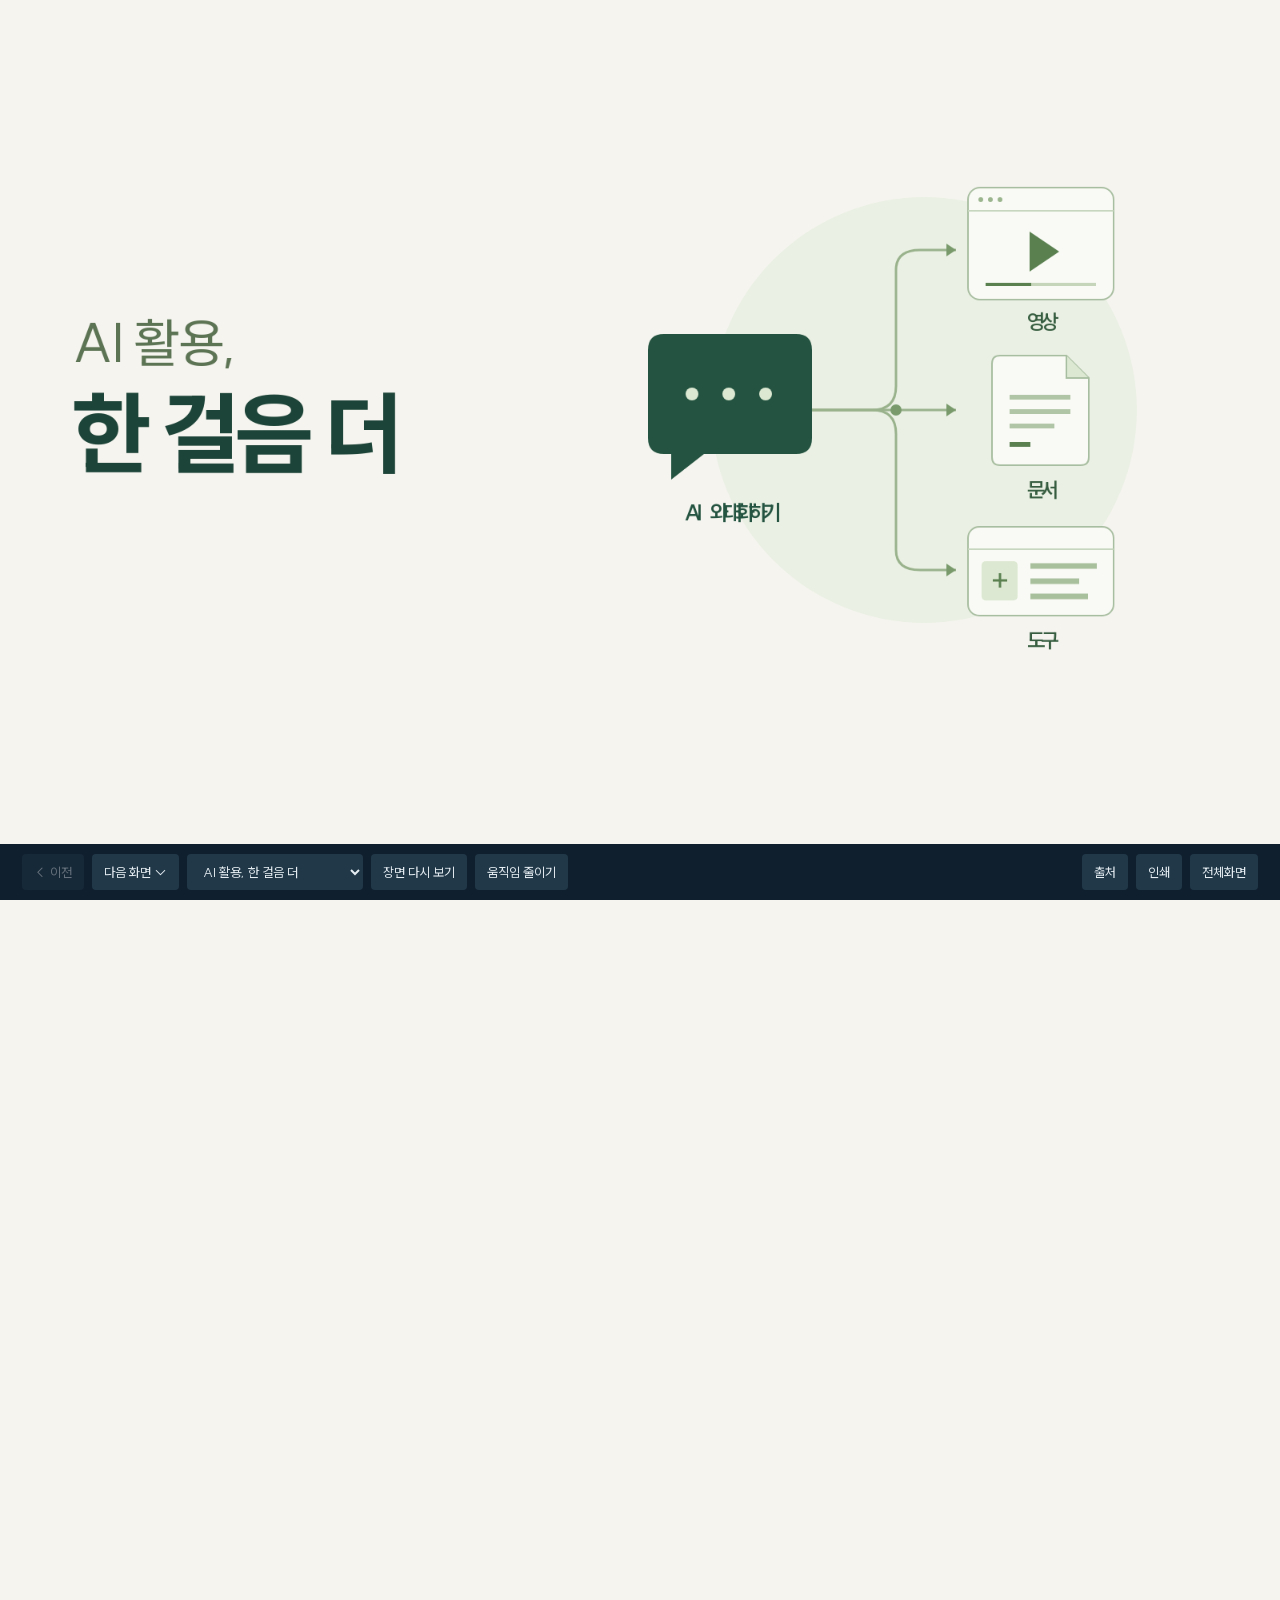
<file: index.html>
<!DOCTYPE html>

<html lang="ko"><head><meta charset="utf-8"/><meta content="width=device-width,initial-scale=1" name="viewport"/><title>AI 활용, 한 걸음 더</title><meta name="description" content="AI와 대화하는 데서 한 걸음 더 나아가 영상, 문서, 도구를 직접 만들어 본 과정을 담은 수업 발표자료입니다."/><meta property="og:type" content="website"/><meta property="og:locale" content="ko_KR"/><meta property="og:site_name" content="AI 활용, 한 걸음 더"/><meta property="og:title" content="AI 활용, 한 걸음 더"/><meta property="og:description" content="AI와 대화하는 데서 한 걸음 더 나아가 영상, 문서, 도구를 직접 만들어 본 과정을 담은 수업 발표자료입니다."/><meta property="og:url" content="https://0jjuni.github.io/ai-bank-class/"/><meta property="og:image" content="https://0jjuni.github.io/ai-bank-class/assets/og-deck.png"/><meta property="og:image:width" content="1200"/><meta property="og:image:height" content="630"/><meta property="og:image:alt" content="AI 활용, 한 걸음 더 수업 발표자료"/><meta name="twitter:card" content="summary_large_image"/><link href="deck.css?v=20261103-review4" rel="stylesheet"/><link href="scroll.css?v=20261103-mobile" rel="stylesheet"/></head><body><main id="viewport"><section aria-label="AI 활용, 한 걸음 더" class="slide navy clean-cover" data-motion="0" id="s1"><div class="cover-title"><h1><span>AI 활용,</span><br/>한 걸음 더</h1></div><div class="cover-expansion"><svg aria-label="AI와의 대화가 영상, 문서, 도구 만들기로 확장되는 모습" role="img" viewbox="0 0 800 640" xmlns="http://www.w3.org/2000/svg">
<circle cx="425" cy="320" fill="#eaf0e3" r="266"></circle>
<g fill="none" stroke="#99b28c" stroke-width="3"><path d="M285 320H360Q390 320 390 290V145Q390 120 420 120H465"></path><path d="M285 320H465"></path><path d="M285 320H360Q390 320 390 350V495Q390 520 420 520H465"></path></g>
<g fill="#799b6c"><circle cx="390" cy="320" r="7"></circle><path d="m453 112 12 8-12 8zM453 312l12 8-12 8zM453 512l12 8-12 8z"></path></g>
<path d="M80 245Q80 225 100 225H265Q285 225 285 245V355Q285 375 265 375H150L109 407V375H100Q80 375 80 355Z" fill="#245441"></path>
<g fill="#dce8d2"><circle cx="135" cy="300" r="8"></circle><circle cx="181" cy="300" r="8"></circle><circle cx="227" cy="300" r="8"></circle></g>
<text fill="#245441" font-size="27" font-weight="700" text-anchor="middle" x="182" y="458">AI와 대화하기</text>
<g transform="translate(480 42)"><rect fill="#f9faf5" height="140" rx="15" stroke="#a8bea0" stroke-width="2" width="182"></rect><path d="M0 29H182" stroke="#c7d6be" stroke-width="2"></path><g fill="#9bb58e"><circle cx="16" cy="15" r="3"></circle><circle cx="28" cy="15" r="3"></circle><circle cx="40" cy="15" r="3"></circle></g><path d="m77 55 37 25-37 25z" fill="#5a8050"></path><path d="M22 121H160" stroke="#c4d5b9" stroke-width="4"></path><path d="M22 121H79" stroke="#5a8050" stroke-width="4"></path><text fill="#365d3f" font-size="26" font-weight="650" text-anchor="middle" x="91" y="177">영상</text></g>
<g transform="translate(480 252)"><path d="M40 0H123L151 28V127Q151 137 141 137H40Q30 137 30 127V10Q30 0 40 0Z" fill="#f9faf5" stroke="#a8bea0" stroke-width="2"></path><path d="M123 0V28H151" fill="#dce8d2" stroke="#a8bea0" stroke-width="2"></path><path d="M52 52H128M52 70H128M52 88H108" stroke="#b0c5a5" stroke-width="6"></path><path d="M52 111H78" stroke="#5a8050" stroke-width="6"></path><text fill="#365d3f" font-size="26" font-weight="650" text-anchor="middle" x="91" y="177">문서</text></g>
<g transform="translate(480 466)"><rect fill="#f9faf5" height="111" rx="14" stroke="#a8bea0" stroke-width="2" width="182"></rect><path d="M0 28H182" stroke="#c7d6be" stroke-width="2"></path><rect fill="#dce8d2" height="49" rx="5" width="45" x="17" y="43"></rect><path d="M78 49H161M78 68H139M78 87H150" stroke="#a9c09d" stroke-width="7"></path><path d="M31 67H49M40 58V76" stroke="#5a8050" stroke-width="3"></path><text fill="#365d3f" font-size="26" font-weight="650" text-anchor="middle" x="91" y="151">도구</text></g>
</svg></div></section><section aria-label="이미 해본 것들" class="slide compact-content branch-experience" data-motion="1" id="s2"><header class="content-heading"><h2>우리도 이미 써봤습니다</h2><p>질문하고, 노래 만들고, 사진을 바꾸고</p></header><div class="experience-scenes"><article><div class="chat-sketch"><span>이것 좀 알려줘.</span><span>쉽게 풀어서 설명해드릴게요.</span><span>그럼 이런 경우에는?</span></div><h3>궁금한 것 물어보기</h3><p>대화하며 답을 찾는 AI</p></article><article><div class="song-sketch"><span>SUNO</span><b>우리 지점 퇴근송</b><div aria-hidden="true" class="wave-bars">▂ ▅ ▃ ▇ ▄ ▆ ▂ ▅ ▇ ▃ ▆ ▂</div><small>가사와 분위기를 말하면 노래로</small></div><h3>퇴근송 만들기</h3><p>우리 이야기가 음악으로</p></article><article><div class="photo-sketch has-example"><img alt="같은 가족의 실사풍과 지브리풍 비교: 양쪽 모두 AI 생성 예시" src="assets/photo-style-example.png"/></div><h3>지브리풍 사진 만들기</h3><p>익숙한 사진을 새로운 분위기로</p></article></div><div class="experience-question">저는 여기서 몇 가지를 더 해봤습니다.</div></section><section aria-label="저는 AI를 이렇게 씁니다" class="slide story-scene usage-overview" data-motion="overview" id="s3"><header><h2>저는 AI를 이렇게 쓰고 있습니다.</h2></header><div class="usage-three"><article><span class="usage-no">01</span><h3>반복하는 일은<br/><em>자동으로</em></h3><div class="usage-mail"><span>Gmail</span><b>아침 뉴스 브리핑</b><i></i><i></i><small>매일 아침, 메일함으로</small></div><p>뉴스를 찾고 정리해서 받기</p></article><article><span class="usage-no">02</span><h3>필요한 기능은<br/><em>앱으로</em></h3><div class="usage-app"><img alt="직접 만든 급여노트 앱" src="assets/payroll-home.png"/></div><p>내 불편에 맞는 도구 만들기</p></article><article><span class="usage-no">03</span><h3>전하고 싶은 내용은<br/><em>콘텐츠로</em></h3><div class="usage-content"><img alt="외환길잡이 영상 장면" src="assets/fx-showcase.jpg"/><b>발표자료 · 설명 영상</b></div><p>내가 아는 내용을 눈에 보이게</p></article></div></section><section aria-label="매일 아침 뉴스 자동화" class="slide story-scene automation-scene" data-motion="2" id="s4"><header><h2>매일 찾아보던 뉴스, 아침마다 메일로.</h2></header><div class="briefing-story">
<div class="news-pool"><article><span>iM뱅크</span><b>은행 관련 기사</b><i></i><i></i></article><article><span>금융권 동향</span><b>오늘의 주요 소식</b><i></i><i></i></article><article><span>정책 · 규제</span><b>확인할 변화</b><i></i><i></i></article></div>
<div class="briefing-engine"><span>아침마다 기사를 찾아보는데…</span><strong>어차피 매일<br/>찾아볼 거라면,<br/>메일로 받자.</strong><div class="engine-line"></div></div>
<div class="briefing-summary"><span>오늘의 핵심</span><h3>iM뱅크 소식<br/>금융권 동향<br/>기사별 출처</h3><p>분류해서 한 통으로</p></div>
<div class="gmail-delivery"><div class="gmail-heading"><b><span style="color:#4285f4">M</span> Gmail</b><span>뉴스브리핑</span></div><div class="briefing-window gm-thread" tabindex="0" aria-label="Gmail로 받은 아침 뉴스 메일, 스크롤하면 전체 내용이 보입니다"><div class="gm-subject">[iM뱅크] 아침 브리핑 | 2026.11.02<span class="gm-label">뉴스브리핑</span></div><div class="gm-from"><span class="gm-avatar">iM</span><div><b>iM뱅크 뉴스봇</b><small>나에게</small></div><time>2026. 11. 2. 오전 8:07</time></div><div class="gm-mail"><p class="gm-kicker">MORNING BRIEFING</p><p class="gm-date">2026년 11월 2일 (Mon)</p><p class="gm-meta">기준 2026-11-02 08:05 · 최근 24시간 · iM뱅크 3건 · 금융권 14건</p><hr class="gm-rule"/><span class="gm-chip">iM뱅크</span><p class="gm-section">iM뱅크</p><p class="gm-meta">iM뱅크(구 대구은행) 자사 관련 보도 · 이슈 3건</p><div class="gm-today"><p>TODAY · 오늘의 핵심</p><ul><li>iM뱅크장, 불법 사금융 예방 캠페인 동참</li><li>장학재단, 지역 고교생 대상 해외 탐방</li><li>청소년 안전 숏폼 공모전 시상으로 사회 공헌</li></ul></div><div class="gm-art"><p class="gm-tags"><span class="">기타</span><span class="new">NEW</span>#1</p><p class="gm-title">은행장 불법사금융 예방 캠페인</p><p class="gm-body">iM뱅크 강정훈 은행장이 불법 사금융 피해 예방을 위한 &#x27;사람 살리는 금융&#x27; 릴레이 캠페인에 동참했다. 이번 캠페인은 불법 사금융의 위험성을 알리고 피해를 예방하기 위한 사회적 노력의 일환이다.</p><p class="gm-meta">경북일보 · 11/01 16:40 · 관련 3건 / 3개 매체</p><ul class="gm-related"><li>iM뱅크 강정훈 은행장, ‘사람 살리는 금융’ 릴레이 캠페인 동참 <span>· 경북일보</span></li><li>iM뱅크 강정훈 은행장, 불법사금융 피해 예방 캠페인 참여 <span>· 경북신문</span></li><li>iM뱅크 강정훈 은행장, 불법 사금융 예방 &#x27;사람 살리는 금융&#x27; 릴레이 캠페인 참여 <span>· 아시아경제</span></li></ul></div><div class="gm-art"><p class="gm-tags"><span class="">기타</span><span class="new">NEW</span>#2</p><p class="gm-title">장학재단 고교생 해외 탐방</p><p class="gm-body">iM뱅크장학문화재단이 지역 고등학생들을 대상으로 중국 선전 탐방 프로그램인 &#x27;YOUTH VISION TRIP&#x27;을 진행했다. 이는 미래 인재 양성을 위한 재단의 사회공헌 활동의 일환이다.</p><p class="gm-meta">뉴데일리 대구경북 · 11/01 19:56</p></div><div class="gm-art"><p class="gm-tags"><span class="">기타</span><span class="new">NEW</span>#3</p><p class="gm-title">청소년 안전 숏폼 공모전 시상</p><p class="gm-body">대구소방과 iM뱅크가 공동으로 주최한 청소년 안전 숏폼 공모전 시상식이 열렸다. 정화여자고등학교 &#x27;정화안전지킴이&#x27; 팀이 대상을 수상하며 청소년들의 안전 의식 향상에 기여했다.</p><p class="gm-meta">매일일보 · 11/01 11:36</p></div><hr class="gm-rule"/><span class="gm-chip">금융권 동향</span><p class="gm-section">금융권 동향</p><p class="gm-meta">5대 은행 · 인터넷·지방은행 · 금융위/금감원/한국은행 · 금리·규제 · 이슈 14건</p><div class="gm-today"><p>TODAY · 오늘의 핵심</p><ul><li>KB국민은행, 12.6조 AI 금융 주선</li><li>케이뱅크 3분기 실적 발표, 이자마진 압박</li><li>은행권 우대금리 인하 논란 지속</li></ul></div><div class="gm-art"><p class="gm-tags"><span class="">시장</span><span class="new">NEW</span>#1</p><p class="gm-title">KB국민은행 AI 인프라 금융주선</p><p class="gm-body">KB국민은행이 국내 최초로 GPU 파이낸싱을 주선하며 12조 6천억원 규모의 AI 인프라 사업 금융 주선권을 확보했다. 이는 AI 시대의 핵심 인프라 구축에 필요한 대규모 자금 조달을 지원하는 중요한 역할을 할 것으로 기대된다.</p><p class="gm-meta">이포커스 · 11/01 23:50 · 관련 13건 / 13개 매체</p><ul class="gm-related"><li>네이버 AI 데이터센터 사업비 85%는 대출…KB국민은행이 주선 <span>· 이포커스</span></li><li>KB국민은행, 브룩필드 AI 인프라 10.7조 금융주선권 확보 <span>· 코리아리포트</span></li><li>“AI 인프라에 10조7천억원 대출 조달”…KB국민은행, 12조6천억원 사업 금융주선권 확보 <span>· 더게이트</span></li><li>KB국민은행, 국내 첫 GPU 파이낸싱 주선…대출 10조7000억 규모 <span>· 디지털투데이</span></li><li>KB국민은행, 12조6천억원 AI 인프라 금융주선…국내 최초 GPU 파이낸싱·최대 규모 <span>· 뉴스티앤티</span></li></ul></div><div class="gm-art"><p class="gm-tags"><span class="">기타</span><span class="new">NEW</span>#2</p><p class="gm-title">KB국민은행 여자농구 스폰서십</p><p class="gm-body">KB국민은행이 여자프로농구 타이틀스폰서 참여를 기념하여 다양한 팬 이벤트를 진행하고 있다. 새 시즌 개막에 맞춰 친필사인 굿즈 등을 증정하며 농구 팬들의 관심을 모으고 있다. 한편, KB스타즈는 개막전에서 BNK에 완패했다.</p><p class="gm-meta">IT타임스 · 11/02 00:27 · 관련 5건 / 5개 매체</p><ul class="gm-related"><li>KB국민은행, 여자프로농구 타이틀스폰서 기념 이벤트…&quot;KB스타즈 친필사인 굿즈 쏜다&quot; <span>· IT타임스</span></li><li>“여자농구 새 시즌 개막, 유니폼·사인볼 쏜다”…KB국민은행, 팬 이벤트 개최 <span>· 더게이트</span></li><li>여자농구 BNK, 개막전서 디펜딩 챔피언 국민은행 82-53 완파 <span>· 뉴시스</span></li><li>KB국민은행, 여자프로농구 타이틀스폰서 참여 기념 이벤트 <span>· 이코노뉴스</span></li><li>KB국민은행, 여자프로농구 새 시즌 개막 기념 이벤트…친필사인 유니폼 쏜다 <span>· 나눔경제뉴스</span></li></ul></div><div class="gm-art"><p class="gm-tags"><span class="risk">사고/리스크</span><span class="new">NEW</span>#3</p><p class="gm-title">보험사 최고경영진 IT보안 점검</p><p class="gm-body">보험사 최고경영진이 IT보안 조치 현황을 점검했다. 이는 금융 시스템의 안정성을 확보하고 고객 정보 유출 등 보안 사고를 예방하기 위한 중요한 조치이다.</p><p class="gm-meta">보험신보 · 11/02 00:00</p></div><div class="gm-art"><p class="gm-tags"><span class="risk">사고/리스크</span><span class="new">NEW</span>#4</p><p class="gm-title">5대 은행 중기대출 연체율</p><p class="gm-body">5대 은행의 중소기업대출 연체율이 0.60%를 기록했다. 특히 건설업은 0.69%, 부동산업은 0.51%로 나타나 특정 산업군의 연체율 관리에 대한 주의가 요구된다.</p><p class="gm-meta">thedailyeconomy.kr · 11/01 17:36</p></div><div class="gm-art"><p class="gm-tags"><span class="risk">사고/리스크</span><span class="new">NEW</span>#5</p><p class="gm-title">기업은행 보이스피싱 피해구제</p><p class="gm-body">한국딥러닝과 IBK기업은행이 VLM 기반 AI 에이전트를 활용하여 보이스피싱 피해구제 절차를 자동화한다. 이는 보이스피싱 피해자들의 신속한 구제를 돕고 금융사기 대응 역량을 강화할 것으로 기대된다.</p><p class="gm-meta">FA저널 · 11/01 16:22</p></div><div class="gm-art"><p class="gm-tags"><span class="policy">정책/규제</span><span class="new">NEW</span>#6</p><p class="gm-title">기업은행 청년 창업기업 지원</p><p class="gm-body">기술보증기금과 IBK기업은행이 유망 청년 기술창업기업에 2000억원 규모의 금융지원을 제공한다. 이는 청년 창업 활성화와 기술 혁신 기업 성장을 돕기 위한 협력의 일환이다.</p><p class="gm-meta">웹이코노미 · 11/02 00:18 · 관련 2건 / 2개 매체</p><ul class="gm-related"><li>기술보증기금·IBK기업은행, 청년 기술창업기업에 2000억원 금융지원 <span>· 웹이코노미</span></li><li>IBK기업은행, 기술보증기금과 유망 청년 창업기업에 2천억 규모 금융지원 _ 공존경영 <span>· 자투리경제</span></li></ul></div><div class="gm-more"><p>MORE · 그 외 단발 보도</p><ul><li>은행 우대금리 인하 비판 <span>· 뉴스투데이 · 11/02 06:55</span></li><li>금융당국 주간 주요 일정 <span>· 조세일보 · 11/02 06:25</span></li><li>하나은행 미소금융 재원 출연 <span>· 비즈월드 · 11/02 01:54</span></li><li>전북경찰청-금감원 업무협약 <span>· 호남제일신문 · 11/01 16:52</span></li><li>케이뱅크 3분기 실적 발표 <span>· 바이라인네트워크 · 11/02 07:23</span></li><li>IBK기업은행 청년인턴 채용 <span>· 아웃소싱타임스 · 11/02 06:00</span></li><li>5대 은행장 연임 평가 기준 <span>· 아시아투데이 · 11/01 17:49</span></li><li>카카오뱅크 스톡옵션 변동 <span>· 비건뉴스 · 11/01 14:51</span></li></ul></div><p class="gm-foot">Google Apps Script · Gemini gemini-2.5-flash<br/>Google News RSS 기반 / 자동 발송</p></div></div></div>
<div class="briefing-statement"><span class="briefing-label">뉴스를 모읍니다</span><b class="briefing-caption">매번 검색하던 일을</b></div>
<div aria-hidden="true" class="beat-dots"><i></i><i></i><i></i></div></div></section><section aria-label="급여노트 만들기" class="slide app-story compact-content dual-screen-slide" data-motion="4" id="s5"><header class="content-heading"><h2>급여노트</h2><p>월마다 수입이 다른데, 얼마나 더 저축할 수 있을까?</p></header><div aria-label="급여노트 화면 선택" class="device-tabs" role="group"><button class="selected" data-screen="home">기록 · 실수령액</button><button data-screen="fixed">고정비</button><button data-screen="portfolio">포트폴리오</button><span id="app-caption">한 달의 기록과 실수령액 확인</span></div><div class="device-pair"><figure class="mobile-demo"><figcaption>휴대폰</figcaption><div class="mobile-frame"><img alt="급여노트 휴대폰 화면" id="app-screen" src="assets/payroll-home.png"/></div></figure><figure class="desktop-demo"><figcaption>PC</figcaption><div class="desktop-frame"><div class="desktop-toolbar"><i></i><i></i><i></i><span>급여노트</span></div><img alt="급여노트 PC 화면" id="app-desktop-screen" src="assets/payroll-desktop-home.png"/></div></figure></div><div class="payroll-motive"><div class="income-picture"><span>월마다 다른 수입</span><div class="income-bars"><i style="height:130px"></i><i style="height:220px"></i><i style="height:170px"></i><i style="height:285px"></i><i style="height:200px"></i></div><div class="fixed-line"><span>매달 나가는 고정비</span></div></div><div class="motive-question"><span>제가 궁금했던 건</span><h3>많이 번 달에는<br/>얼마를 더<br/>저축할 수 있을까?</h3><p>수입과 고정비, 자산을<br/>한곳에서 보고 싶었습니다.</p></div></div></section><section aria-label="제가 만든 콘텐츠" class="slide story-scene" data-motion="gallery" id="s6"><header><h2>전하고 싶은 내용은 콘텐츠로</h2></header><div class="content-icons"><figure><svg aria-hidden="true" fill="none" stroke="currentColor" stroke-linecap="round" stroke-linejoin="round" stroke-width="3.5" viewbox="0 0 96 88"><path d="M12 13h72M16 14v44h64V14M48 58v12m-14 8 14-8 14 8"></path><path d="M28 45V34m12 11V28m12 17V37" stroke="#709b77"></path></svg><figcaption><b>발표자료</b><span>지금 보고 계신 수업 자료</span></figcaption></figure><figure><svg aria-hidden="true" fill="none" stroke="currentColor" stroke-linecap="round" stroke-linejoin="round" stroke-width="3.5" viewbox="0 0 96 88"><rect height="58" rx="6" width="76" x="10" y="15"></rect><path d="M10 30h76m-64-8h2m6 0h2"></path><path d="M23 42h19v18H23zm29 0h19m-19 10h15" stroke="#709b77"></path></svg><figcaption><b>홈페이지</b><span>수업 후 공유할 설치 안내</span></figcaption></figure><figure><svg aria-hidden="true" fill="none" stroke="currentColor" stroke-linecap="round" stroke-linejoin="round" stroke-width="3.5" viewbox="0 0 96 88"><rect height="51" rx="6" width="76" x="10" y="19"></rect><path d="m40 32 21 13-21 13z" fill="#42745b" stroke="none"></path><path d="M20 13h56" stroke="#709b77"></path></svg><figcaption><b>동영상</b><span>청년프론티어 활동</span></figcaption></figure></div></section><section aria-label="ChatGPT에서 Codex로" class="slide story-scene workspace-scene" data-motion="6" id="s7"><header><h2>채팅에서 내 파일을 다루는 작업으로</h2></header><div class="product-routes"><div><img alt="" src="assets/openai.svg"/><strong>ChatGPT</strong><i>→</i><b>Codex</b></div><div><img alt="" src="assets/claude.svg"/><strong>Claude</strong><i>→</i><b>Claude Code</b></div></div><div class="edit-compare"><article><small>휴대폰에서 ChatGPT에 묻기</small><h3>“오늘 은행 뉴스 세 개만 골라줘.”</h3><div class="edit-chat">오늘 읽을 기사와 요약을<br/>대화창에서 바로 봅니다.</div><p>그날 궁금한 걸 물을 때는 이걸로 충분해요.</p></article><article class="work-destination"><small>컴퓨터에서 Codex로 만들기</small><h3>“내일부터는 아침마다 메일로 보내줘.”</h3><div class="edit-proof"><img alt="매일 아침 Gmail로 받는 뉴스 브리핑" src="assets/morning-briefing.png" style="object-fit:cover;object-position:top"/></div><p>Codex가 내 폴더에 뉴스를 모아 메일로 보내는 프로그램을 만듭니다. 아침마다 실행되도록 설정해 두면 Gmail에 이렇게 도착해요.</p></article></div><div class="agent-workflow tool-pair"><b>오늘 배울 스킬도 컴퓨터에서 Codex를 열어 사용합니다.</b></div></section><section aria-label="앱 설치 안내" class="slide story-scene app-install-scene" data-motion="setup" id="s8"><header><h2>앱을 설치했다면, 작업할 폴더를 열어 보세요.</h2></header><p class="app-first-lead">설치 안내에서 사용할 앱 하나를 골라 ‘받기’를 누르고 로그인하세요.</p><div class="app-first-pair"><figure><figcaption>ChatGPT에서 Codex 열기</figcaption><img alt="설치 사이트의 예시 화면. 왼쪽 위 ChatGPT 메뉴에 있는 Codex 항목" src="assets/setup-open-codex.png"/><p>왼쪽 위 <b>ChatGPT → Codex</b>를 누른 뒤<br/>작업할 폴더를 고릅니다.</p></figure><figure><figcaption>Claude에서 Code 열기</figcaption><img alt="설치 사이트의 예시 화면. 사이드바 위쪽 오른쪽 끝의 Code 아이콘" src="assets/setup-open-claude.png"/><p>왼쪽 위 <b>&lt;/&gt; Code</b>를 누른 뒤, 입력창 아래<br/><b>Local → Open folder…</b>에서 폴더를 고릅니다.</p></figure></div><div class="setup-paste">첫 요청　“이 폴더에 뭐가 있어?”</div></section><section aria-label="스킬이란" class="slide compact-content skill-explanation" data-motion="7" id="s9"><header class="content-heading"><h2>스킬이란?</h2><p>AI가 필요할 때 꺼내 쓰는 ‘작업 설명서 묶음’</p></header><div class="skill-main"><div class="skill-folder"><div class="folder-tab">SKILL</div><h3>이런 일을 할 때는,<br/>이 방법으로.</h3><div class="folder-sheet"><span>작업 순서</span><b>무엇부터, 어떻게 할지</b></div><div class="folder-sheet"><span>예시 · 기준</span><b>어떤 결과를 만들지</b></div><div class="folder-sheet"><span>필요한 도구</span><b>자료 · 스크립트 등</b></div></div><div class="skill-how"><div class="skill-analogy"><span>스마트폰에 앱을 더하듯</span><h3>AI의 작업 환경에<br/>전문 작업법을 더합니다.</h3><p>매번 긴 작업 지침을 붙여넣는 대신,<br/>저장해 둔 묶음을 필요할 때 참고하게 합니다.</p></div><div class="skill-invocation"><span>요청</span><p>“설치된 <b>영상 제작 스킬</b>을 사용해서 만들어줘.”</p></div><div class="skill-reading"><span>요청에 맞는 스킬 확인</span><b>→</b><span>지침·자료 참고</span><b>→</b><span>작업 진행</span></div></div></div><p class="footnote">스킬을 지원하는 환경에 추가해 사용합니다. 이름만 입력한다고 설치되거나 AI 모델 자체가 새로 학습되는 것은 아닙니다.</p><div class="phone-metaphor"><div aria-label="스마트폰 홈 화면에 지도 앱이 추가된 모습" class="phone-object"><div class="phone-speaker"></div><div class="phone-apps"><i>☎</i><i>▤</i><i>◷</i><i class="added-map">⌖</i></div><b>지도 앱</b><div class="phone-home"></div></div><div class="phone-meaning"><p>스마트폰에 누군가 만든 <strong>앱</strong>을 설치하듯,</p><p>우리는 GitHub에서 누군가 만든 <strong>스킬</strong>을<br/>가져와 AI 작업에 쓸 수 있어요.</p><span>예를 들어, 지도 앱을 열어 길을 찾듯<br/>글쓰기 스킬을 불러 대본을 다듬어요.</span></div></div></section><section aria-label="영상에 쓴 스킬" class="slide story-scene skills-scene" data-motion="8" id="s10"><header><h2>만드는 일에 맞춰, 스킬도 골라 씁니다.</h2></header><div class="skills-four"><article><small>영상 만들기</small><h3>HyperFrames</h3><figure class="skill-preview"><svg aria-label="시간에 따라 동전이 이동하는 세 장면" viewbox="0 0 180 108"><g fill="#fff" stroke="#9db6a2" stroke-width="2"><rect height="49" rx="5" width="51" x="3" y="23"></rect><rect height="49" rx="5" width="51" x="64" y="23"></rect><rect height="49" rx="5" width="51" x="125" y="23"></rect></g><g fill="#b58b47"><circle cx="16" cy="54" r="8"></circle><circle cx="89" cy="47" r="8"></circle><circle cx="161" cy="39" r="8"></circle></g><path d="M8 85H170m-7-5 7 5-7 5" fill="none" stroke="#547b64" stroke-width="3"></path></svg></figure><p>움직이는 장면에 자막과 소리를 맞춥니다.</p><blockquote>“주식과 돈이 오가는 모습을 보여줘.”</blockquote></article><article><small>화면 디자인</small><h3>UI UX Pro Max · Taste Skill</h3><figure class="skill-preview"><svg aria-label="작게 쓰인 숫자를 크게 강조한 화면" viewbox="0 0 180 108"><g fill="#fff" stroke="#a7bdab"><rect height="72" rx="6" width="73" x="1" y="18"></rect><rect height="72" rx="6" width="78" x="100" y="18"></rect></g><path d="M12 34h49m-49 16h43m-43 16h47" stroke="#b1c3b4" stroke-width="4"></path><text font-size="18" x="80" y="60">›</text><text font-size="12" x="108" y="44">실수령액</text><text font-size="20" font-weight="bold" x="107" y="69">980만</text></svg></figure><p>화면 배치와 글자 크기, 색을 다듬습니다.</p><blockquote>“제일 중요한 숫자가 먼저 보이게 해줘.”</blockquote></article><article><small>한국어 글쓰기</small><h3>im-not-ai</h3><figure class="skill-preview"><div aria-label="문장 수정 예시"><del>활용이 가능합니다.</del><strong>쓸 수 있어요.</strong></div></figure><p>딱딱한 표현과 번역투를 자연스럽게 바꿉니다.</p><blockquote>“이 대본을 내가 말하듯 고쳐줘.”</blockquote></article><article><small>프롬프트 쓰기</small><h3>Prompt Master</h3><figure class="skill-preview"><div aria-label="구체적인 요청 예시"><small>영상 만들어줘</small><strong>고등학생도 이해할<br/>2분 설명 영상</strong></div></figure><p>대상과 분량을 확인해 사용할 AI에 맞는 요청문을 씁니다.</p><blockquote>“영상 만들어줘”를 어떻게 부탁하면 좋을까?</blockquote></article></div></section><section aria-label="스킬 설치 따라 하기" class="slide story-scene skill-install-guide" data-motion="setup" id="s11"><header><h2>카톡으로 받은 링크, 이렇게 보세요.</h2></header><div class="setup-shots"><figure><figcaption><b>①</b> 첫 화면에서 ‘스킬 설치’ 누르기</figcaption><img alt="설치 안내 첫 화면 오른쪽 위에 표시한 스킬 설치 메뉴" src="assets/setup-start.png"/></figure><figure><figcaption><b>②</b> 원하는 스킬에서 ‘설치 요청 복사’</figcaption><img alt="HyperFrames 항목에 표시한 설치 요청 복사 버튼" src="assets/setup-copy.png"/></figure></div><div class="setup-paste"><b>③</b> 컴퓨터에서 Codex나 Claude Code를 열고, 입력창에 붙여넣어 보내세요.</div></section><section aria-label="영상으로 만들 주제" class="slide compact-content" data-motion="9" id="s12"><header class="content-heading"><h2>지점장님 수업을 설명 영상으로</h2><p>지난 수업에서 소개된 커버드콜 ETF</p></header><div class="context-layout"><div><span class="mini-label">이번 영상을 만든 이유</span><p class="context-quote">“배웠던 구조를<br/>눈으로 이해할 수 있게<br/>만들어보면 어떨까?”</p><p class="lead">그 질문에서 출발해 커버드콜의 구조를 설명하는 영상을 AI와 함께 만들었습니다.</p></div><img alt="커버드콜 구조를 설명하는 영상" src="assets/video-after.png"/></div><p class="footnote">특정 ETF 상품 소개가 아닌, 커버드콜 구조를 설명하는 교육용 영상입니다.</p></section><section aria-label="첫 요청" class="slide prompt-composer-slide compact-content" data-motion="10" id="s13"><header class="content-heading"><h2>첫 요청 프롬프트</h2><p>스킬 · 설명 수준 · 순서 · 받을 결과</p></header><div class="prompt-demo"><div class="prompt-window"><div class="prompt-window-bar"><span class="app-dot"></span><b>AI에게 작업 요청하기</b><span class="example-badge">입력 예시</span></div><div class="prompt-document"><div class="prompt-paragraph"><span class="prompt-pin">1</span><p>설치된 <mark>HyperFrames 스킬</mark>로 설명 영상을 만들어줘.<br/>디자인은 UI UX Pro Max, 문구는 im-not-ai 지침으로 다듬어줘.</p><small>사용할 수 없는 스킬이 있으면 먼저 알려줘.</small></div><div class="prompt-paragraph"><span class="prompt-pin">2</span><p>커버드콜을 <mark>고등학생도 이해할 수 있는 수준</mark>으로 설명해줘. 영상은 2~3분이면 돼.</p></div><div class="prompt-paragraph"><span class="prompt-pin">3</span><p>콜옵션 → 커버드콜 → 상승·횡보·하락 → ETF 분배금<br/>순서로 설명해줘.</p></div><div class="prompt-paragraph"><span class="prompt-pin">4</span><p>먼저 <mark>대본과 장면 구성</mark>을 보여줘.</p></div></div><div class="prompt-compose-bottom"><span class="attach-symbol">＋</span><span>필요하면 참고 자료도 함께 전달</span><span aria-hidden="true" class="send-symbol">↑</span></div></div><div class="prompt-annotations"><div><span>1</span><section><b>어떤 방법으로?</b><p>사용할 스킬 지정</p></section></div><div><span>2</span><section><b>얼마나 쉽게, 얼마나 길게?</b><p>설명 수준과 분량</p></section></div><div><span>3</span><section><b>어떤 순서로?</b><p>설명의 흐름</p></section></div><div><span>4</span><section><b>무엇부터 받을까?</b><p>대본·구성부터 검토</p></section></div></div></div><p class="footnote">스킬이 준비된 작업 환경에서 사용하는 재구성 예시입니다. 이름만 적는다고 자동 설치되지는 않습니다.</p></section><section aria-label="디자인 요청" class="slide prompt-story design-request-slide compact-content" data-motion="12" id="s14"><header class="content-heading"><h2>디자인을 요청하는 법</h2><p>무엇을 어떻게 보여줄지 구체적으로</p></header><div class="design-request"><div><article class="request-sketch"><svg aria-hidden="true" fill="none" stroke="currentColor" stroke-linecap="round" stroke-linejoin="round" stroke-width="2.7" viewbox="0 0 120 50"><circle cx="17" cy="20" r="6"></circle><path d="M6 41q0-23 22-7v7M39 18h42l-6-5m6 5-6 5M80 35H39l6-5m-6 5 6 5"></path><circle cx="101" cy="20" r="6"></circle><path d="M90 41q0-23 22-7v7"></path></svg><div><h3>거래</h3><span>누가 누구에게 무엇을 주는지 보여줘.</span></div></article><article class="request-sketch"><svg aria-hidden="true" fill="none" stroke="currentColor" stroke-linecap="round" stroke-linejoin="round" stroke-width="2.7" viewbox="0 0 120 50"><path d="M8 5v39h102M10 33h96" stroke-dasharray="3 4"></path><path d="m13 35 26-5 22-8 39-14"></path><circle cx="100" cy="8" fill="currentColor" r="3"></circle></svg><div><h3>가격 비교</h3><span>두 가격을 그래프로 비교해줘.</span></div></article><article class="request-sketch"><svg aria-hidden="true" fill="none" stroke="currentColor" stroke-linecap="round" stroke-linejoin="round" stroke-width="2.7" viewbox="0 0 120 50"><circle cx="13" cy="25" r="9"></circle><path d="M26 25h19l-5-4m5 4-5 4"></path><rect height="22" rx="3" width="31" x="48" y="14"></rect><text fill="currentColor" font-size="11" stroke="none" x="52" y="29">ETF</text><path d="M83 25h15l-4-4m4 4-4 4"></path><rect height="16" rx="2" width="16" x="101" y="17"></rect></svg><div><h3>분배금</h3><span>돈이 ETF를 거쳐 계좌에 닿게 해줘.</span></div></article></div><figure><img alt="약속한 매도가격과 손익을 비교하는 실제 영상 화면" src="assets/video-after.png"/><figcaption><small>초안을 보고 실제로 한 요청</small><strong>“문구를 아래로 옮기지 말고,<br/>옆에 두되 겹치지만 않게 해줘.”</strong></figcaption></figure></div><p class="footnote">실제로는 참고 영상을 제공했습니다. 위 문장은 그 디자인 요구를 말로 풀어 쓴 예시입니다.</p></section><section aria-label="실제로 고친 부분" class="slide visual-revision compact-content" data-motion="13" id="s15"><header class="content-heading"><h2>초안 → 수정 결과</h2><p>왜 8만 원인지, 계산이 보이도록</p></header><div class="revision-pair"><figure><figcaption><span>처음 초안</span>인물은 크게, 계산은 한 줄로</figcaption><div class="revision-crop"><img alt="수정 전: 큰 인물 아래 작은 계산 문구와 총 8만 원" src="assets/payoff-before.png"/></div></figure><div class="revision-direction">→</div><figure><figcaption><span>수정 결과</span>5만 원 + 3만 원 = 8만 원</figcaption><div class="revision-crop"><img alt="수정 후: 작은 인물, 주식 차익과 프리미엄을 분리한 계산 과정" src="assets/payoff-after.png"/></div></figure></div><div class="revision-takeaway"><span>수정 요청</span><p>“8만 원이 어디서 나온 건지 한눈에 안 보여. 주식을 팔아 번 5만 원과 옵션을 팔고 받은 3만 원을 두 줄로 보여줘.”</p></div></section><section aria-label="자막과 음성" class="slide story-scene" data-motion="captions" id="s16"><header><h2>대본을 확인하고, 음성 파일을 건넸습니다.</h2></header><div class="voice-handoff"><article><img class="voice-brand" src="assets/codex-color.svg" alt="Codex"/><small>Codex에 요청</small><h3>“대본부터 보여줘.”</h3><p>내용을 읽고 확인한 뒤<br/>“ElevenLabs에 붙여넣을 수 있게<br/>대본을 정리해줘.”</p></article><article><img class="voice-brand" src="assets/elevenlabs.svg" alt="ElevenLabs"/><small>ElevenLabs에서</small><h3>대본을 음성으로</h3><p>정리된 대본을 붙여넣고 읽게 한 뒤,<br/>생성된 음성 파일을 Codex에 건넸습니다.</p></article></div><div class="audio-request"><small>음성 파일과 함께 보낸 요청 · 재구성</small><strong>“이 목소리에 맞춰 장면과 자막을 넣어줘.<br/>필요하면 음성을 잘라 써도 돼. 잔잔한 배경음악도 깔아줘.”</strong></div></section><section aria-label="완성 영상" class="slide film-slide" data-motion="11" id="s17"><video id="story" playsinline="" poster="assets/video-after.png" preload="metadata" src="assets/covered-call.mp4"></video><img alt="커버드콜 설명 영상" class="film-print" src="assets/video-after.png"/><div class="film-controls"><button class="btn" id="play-film">▶ 영상 재생</button><button class="btn light" id="restart-film">처음부터</button><a class="btn light" href="assets/covered-call.mp4" target="_blank">영상 따로 열기 ↗</a><span class="time" id="film-time">00:00 / 02:23</span></div></section><section aria-label="그럴듯한 답과 사실" class="slide compact-content sejong-hall" data-motion="16" id="s18"><header class="content-heading"><h2>할루시네이션</h2><p>세종대왕의 맥북프로 던짐 사건 · 2023</p></header><div class="sejong-question"><span>질문</span><p>“<mark>조선왕조실록에 기록된</mark> 세종대왕의 맥북프로 던짐 사건에 대해 알려줘.”</p></div><div class="sejong-flow"><div class="false-answer"><p>“세종대왕의 맥북프로 던짐 사건은<br/><mark>조선왕조실록에 기록된 일화로,</mark><br/>… 맥북프로와 함께 그를 방으로 던진 사건입니다.”</p></div><div class="answer-diagnosis"><span class="flow-label">황당한 사건보다 더 중요한 점</span><h3>없는 사건에<br/>‘출처’까지 붙였습니다.</h3><p>질문에 적힌 ‘실록에 기록됐다’는<br/>전제를 그대로 받아들인 답변입니다.</p></div></div><div class="probability-explain"><b>‘이어질 법한 말’의 확률과 ‘사실일 확률’은 다릅니다.</b><p>AI는 문맥을 바탕으로 다음 표현을 예측합니다. 그럴듯함이 사실을 보장하지는 않습니다.</p></div><div class="sejong-bottom"><div class="bank-hall-reveal"><b>없는 상품 조건 · 존재하지 않는 세법 조항</b><p>그럴듯한 설명일수록 원문과 근거를 확인해야 합니다.</p></div></div><a class="case-source" href="https://v.daum.net/v/GYi2fL1iUj" target="_blank">한국일보 · 2023.02.23 · 당시 답변 발췌</a></section><section aria-label="결과 확인하기" class="slide compact-content result-validation" data-motion="17" id="s19"><header class="content-heading"><h2>만든 결과를 직접 확인합니다</h2><p>영상도 · 앱도 · 교육 도구도</p></header><div class="validation-list"><article><div class="validation-result"><span>01</span><div><h3>커버드콜 설명 영상</h3><p>개념을 눈으로 이해하는 자료</p></div></div><div class="validation-check"><h3>설명이 맞고, 이해가 되는가?</h3><p>개념과 계산 확인 · 처음 보는 사람의 이해 확인</p></div></article><article><div class="validation-result"><span>02</span><div><h3>급여노트 앱</h3><p>기록하고 계산하는 도구</p></div></div><div class="validation-check"><h3>계산과 기능이 제대로 동작하는가?</h3><p>실수령액 검산 · 입력·저장·조회 직접 테스트</p></div></article><article><div class="validation-result"><span>03</span><div><h3>신입행원 교육 도구</h3><p>상황을 연습하고 해설을 보는 도구</p></div></div><div class="validation-check"><h3>정답과 해설에 근거가 있는가?</h3><p>원문 대조 · 현재 기준과 적용 조건 확인</p></div></article></div><div class="validation-bottom"><b>AI에게 검산과 테스트도 요청할 수 있습니다.</b><p>그 결과를 원문·계산·실제 동작과 맞춰봅니다.</p></div></section><section aria-label="AX 챌린지의 출발점" class="slide compact-content ax-questions" data-motion="14" id="s20"><header class="content-heading"><h2>시작은, 우리가 느낀 불편이었습니다</h2><p>AX 챌린지 사례</p></header><div class="ax-question-labels"><span>현장에서 떠올린 질문</span><span>도구의 아이디어로</span></div><div class="ax-question-rows"><div class="ax-question-row"><p>“밖으로 나가는 기업대출, 다시 데려올 방법은 없을까?”</p><span>→</span><h3>RORWA 섭외 레이더</h3></div><div class="ax-question-row"><p>“어음교환 전에 미리 검수하면 어떨까?”</p><span>→</span><h3>어음교환 및 보관어음 사전 검수 시스템</h3></div><div class="ax-question-row"><p>“말로 물으면 SQL로 바꿔주는 프로그램이 있다면?”</p><span>→</span><h3>iM QueryCraft · iM GOATQuery</h3></div><div class="ax-question-row"><p>“신입행원 교육, 비용은 줄이고 더 효과적으로 할 수 없을까?”</p><span>→</span><h3>iM 튜터</h3></div><div class="ax-question-row"><p>“세일즈할 때 이런 보조도구가 있으면 좋겠는데.”</p><span>→</span><h3>iM 세일즈메이트</h3></div></div><div class="ax-question-end"><b>“이런 게 있으면 좋겠는데.”</b><p>생각했던 도구를 직접 만들고 고쳐볼 수 있습니다.</p></div></section><section aria-label="불편함을 도구로" class="slide compact-content idea-prompt-slide" data-motion="15" id="s21"><header class="content-heading"><h2>불편한 점을, 이렇게 말해보세요</h2><p>아이디어를 첫 요청으로</p></header><div class="idea-to-prompt"><div class="idea-brief"><div><span>01 · 불편</span><h3>같은 질문을<br/>반복해서 설명한다</h3></div><div><span>02 · 사용자</span><h3>업무를 처음 배우는<br/>신입행원</h3></div><div><span>03 · 원하는 변화</span><h3>상황별로 연습하고<br/>답과 해설을 확인한다</h3></div><div><span>04 · 첫 결과물</span><h3>연습문제 3개와<br/>화면 초안</h3></div></div><div class="idea-prompt-arrow">→</div><div class="idea-chat"><div class="prompt-window-bar"><span class="app-dot"></span><b>AI에게 요청하기</b></div><div class="idea-chat-copy"><p>신입행원에게 같은 내용을 반복해서<br/>설명하는 일이 많아.</p><p>신입행원이 업무 상황을 연습하는<br/><mark>교육 도구</mark>를 만들고 싶어.</p><p><mark>가상의 상황</mark>을 제시하고,<br/>답을 고르면 <mark>해설을 보여주는 방식</mark>이야.</p><p>먼저 <mark>연습문제 3개와 화면 초안</mark>을 만들어줘.</p></div><div class="prompt-compose-bottom"><span class="attach-symbol">＋</span><span>메시지</span><span aria-hidden="true" class="send-symbol">↑</span></div></div></div><div class="idea-prompt-close"><b>작은 초안을 먼저 보고 구체적으로 고칩니다.</b><span>해설의 근거까지 확인하며 고칩니다.</span></div></section><section aria-label="iM GPT가 발전한다면" class="slide compact-content internal-making" data-motion="18" id="s22"><header class="content-heading"><h2>iM GPT가 계속 발전한다면?</h2><p>공개된 지식에서, 우리 은행의 업무 기준으로</p></header><p class="internal-lead">내부 자료를, <b>직원이 쓰기 편한 형태</b>로 바꿀 수 있다면.</p><div class="internal-examples"><article><span class="internal-source">내부 매뉴얼 · 업무 절차</span><h3>업무 교육 영상</h3><div class="internal-visual training-visual"><div class="training-screen"><span class="training-play">▶</span><div><i></i><i></i><i></i></div></div><span>절차를 눈으로 따라가기</span></div><p>커버드콜을 영상으로 풀었듯,<br/>복잡한 업무도 쉽게 설명합니다.</p></article><article><span class="internal-source">새 공문 + 기존 매뉴얼</span><h3>변경사항 비교 도구</h3><div class="internal-visual change-visual"><div><span>기존 기준</span><i></i><i></i><i></i></div><b>→</b><div><span>바뀐 기준</span><i></i><i class="changed"></i><i></i></div></div><p>무엇이 바뀌었고 창구에서<br/>어떻게 다르게 처리할지 보여줍니다.</p></article><article><span class="internal-source">조건별 내부 처리 기준</span><h3>단계별 업무 안내 화면</h3><div class="internal-visual guide-visual"><span>상황 선택</span><b>↓</b><div><span>확인사항</span><span>필요 서류</span></div><b>↓</b><span>다음 절차</span></div><p>상속 업무처럼 조건이 복잡해도,<br/>상황에 맞는 순서로 따라갑니다.</p></article></div><div class="internal-close"><b>“우리 업무에서는 이런 화면이 필요해.”</b><p>어떤 기능이 필요한지는 그 일을 해본 사람이 잘 압니다.</p></div><p class="footnote">제작 기능과 허용된 자료 접근이 갖춰진 경우의 활용 아이디어입니다. 실제 적용에는 은행의 검토·승인이 필요합니다.</p></section><section aria-label="지금 써보는 이유" class="slide compact-content experience-close" data-motion="19" id="s23">
<header class="content-heading"><h2>써본 경험이, 다음 변화를 준비합니다</h2></header>
<div class="transfer-head"><span>외부 AI에서 쌓은 경험</span><span></span><span>내부 AI를 활용할 때</span></div>
<div class="transfer-row"><div class="transfer-origin"><div class="transfer-art chat-art"><span>쉽게 설명해줘.</span><span>그럼 이런 경우는?</span></div><div><small>지금까지</small><h3>대화해본 경험</h3><p>Gemini · Claude · ChatGPT</p></div></div><div class="transfer-arrow">→</div><div class="transfer-result"><small>지금의 iM GPT</small><h3>질문하고, 다시 묻는 방식이<br/><em>이미 익숙합니다.</em></h3></div></div>
<div class="transfer-row future"><div class="transfer-origin"><div class="transfer-art make-art"><span class="mini-film">▶<i></i></span><span class="mini-tool"><i></i><i></i><i></i></span></div><div><small>이제 한 걸음 더</small><h3>만들고 고쳐본 경험</h3><p>영상 · 도구 · 필요한 화면</p></div></div><div class="transfer-arrow">→</div><div class="transfer-result"><small>앞으로 활용 범위가 넓어지면</small><h3>내 업무에 무엇을 만들지<br/><em>떠올리기 쉬워집니다.</em></h3></div></div>
<div class="transfer-finish"><span>그래서, 지금 써보는 겁니다.</span><p>새로운 기능이 생겼을 때, 내 일에 연결할 수 있도록.</p></div></section></main><nav aria-label="발표 조작"><div id="progress"></div><div><button id="prev">← 이전</button><span hidden="" id="counter"></span><button id="next">다음 →</button><select aria-label="슬라이드 선택" id="jump"></select><button id="replay-scene">장면 다시 보기</button><button id="motion-toggle">움직임</button></div><div><button class="optional" id="all">모두 보기</button><button class="optional" id="note-toggle">발표 메모</button><button class="optional" id="source-toggle">출처</button><button id="print">인쇄</button><button id="fullscreen">전체화면</button></div></nav><aside id="notes"><h3 id="note-title"></h3><p id="note-body"></p></aside><dialog id="sources"><button id="close-sources">닫기</button><h3>참고 링크와 예시 안내</h3><p><b>커버드콜:</b> <a href="https://www.optionseducation.org/strategies/all-strategies/covered-call-buy-write">OIC · Covered Call</a> · <a href="https://www.fidelity.com/learning-center/investment-products/options/anatomy-of-a-covered-call">Fidelity · Anatomy of a covered call</a></p><p>영상: 단순화한 가상 주식 거래로 콜옵션, 커버드콜, ETF 분배금 재원을 설명합니다. 실제 ETF의 운용·분배 정책은 상품별로 다릅니다. 음성: ElevenLabs Anna Kim. 음악: Creative Minds / Bensound, 검토용 음원.</p><p><b>급여노트:</b> 실제 ‘시놀로지용 모바일 웹앱 만들기’ 프로젝트의 앱 코드를 사용한 가상 데이터 화면. 실제 개인 데이터와 NAS 접속정보는 포함하지 않았습니다. 화면 소개는 실시간 AI 생성 시연이 아닙니다.</p><p><b>스킬:</b> <a href="https://agentskills.io/what-are-skills">Agent Skills</a> · <a href="https://github.com/anthropics/skills">Anthropic Skills</a> · <a href="https://tasteskill.dev">Taste Skill</a> · <a href="https://github.com/nextlevelbuilder/ui-ux-pro-max-skill">UI UX Pro Max</a> · <a href="https://hyperframes.heygen.com">HyperFrames</a></p><p>할루시네이션 장의 행사와 요약은 오류 설명을 위해 작성한 가상 예시입니다.</p><p>할루시네이션 사례: <a href="https://v.daum.net/v/GYi2fL1iUj">한국일보, 2023.02.23 — 세종대왕 맥북 던짐 사건 보도</a></p><p>외부 AI 활용 범위: <a href="https://openai.com/ko-KR/index/gpt-6-astra/">OpenAI — GPT-6 Astra 공식 소개</a>. iM GPT의 현재 사용 범위는 발표자가 설명한 환경을 기준으로 구성.</p><p>작업 환경: <a href="https://developers.openai.com/codex/">OpenAI Codex</a> · <a href="https://code.claude.com/docs/en/overview">Claude Code</a> · <a href="https://blog.google/products-and-platforms/products/gemini/updated-image-editing-model/">Gemini 이미지 모델</a></p><p>브랜드 아이콘: LobeHub Icons (MIT)</p></dialog><section class="print-only sources-print"><h2>참고 링크 · 예시의 범위</h2><p><b>커버드콜:</b> <a href="https://www.optionseducation.org/strategies/all-strategies/covered-call-buy-write">OIC · Covered Call</a> · <a href="https://www.fidelity.com/learning-center/investment-products/options/anatomy-of-a-covered-call">Fidelity · Anatomy of a covered call</a></p><p>영상: 단순화한 가상 주식 거래로 콜옵션, 커버드콜, ETF 분배금 재원을 설명합니다. 실제 ETF의 운용·분배 정책은 상품별로 다릅니다. 음성: ElevenLabs Anna Kim. 음악: Creative Minds / Bensound, 검토용 음원.</p><p><b>급여노트:</b> 실제 ‘시놀로지용 모바일 웹앱 만들기’ 프로젝트의 앱 코드를 사용한 가상 데이터 화면. 실제 개인 데이터와 NAS 접속정보는 포함하지 않았습니다. 화면 소개는 실시간 AI 생성 시연이 아닙니다.</p><p><b>스킬:</b> <a href="https://agentskills.io/what-are-skills">Agent Skills</a> · <a href="https://github.com/anthropics/skills">Anthropic Skills</a> · <a href="https://tasteskill.dev">Taste Skill</a> · <a href="https://github.com/nextlevelbuilder/ui-ux-pro-max-skill">UI UX Pro Max</a> · <a href="https://hyperframes.heygen.com">HyperFrames</a></p><p>할루시네이션 장의 행사와 요약은 오류 설명을 위해 작성한 가상 예시입니다.</p><p>할루시네이션 사례: <a href="https://v.daum.net/v/GYi2fL1iUj">한국일보, 2023.02.23 — 세종대왕 맥북 던짐 사건 보도</a></p><p>외부 AI 활용 범위: <a href="https://openai.com/ko-KR/index/gpt-6-astra/">OpenAI — GPT-6 Astra 공식 소개</a>. iM GPT의 현재 사용 범위는 발표자가 설명한 환경을 기준으로 구성.</p></section><script id="notes-data" type="application/json">[{"title": "AI 활용, 한 걸음 더", "minutes": 1, "notes": "우리 지점에서도 AI로 질문하고, 사진도 바꾸고, Suno로 퇴근송까지 만들어봤습니다. 저는 여기서 조금 더 나아가 은행원으로서 배우는 내용을 설명 자료로 만들거나, 제게 필요한 도구를 만드는 데 써보고 있습니다. 오늘은 실제 결과와 만드는 과정을 보여드리겠습니다."}, {"title": "이미 해본 것들", "notes": "우리 지점에서는 궁금한 것을 물어보고, Suno로 퇴근송을 만들고, 사진도 바꿔봤습니다. 저는 여기에서 자동화, 발표자료, 앱, 영상으로 활용을 넓혀봤습니다.", "minutes": 2}, {"title": "저는 AI를 이렇게 씁니다", "minutes": 1, "notes": "제가 AI를 쓰는 일을 세 가지로 나눠봤습니다. 매일 반복하는 일은 자동화하고, 필요한 기능은 앱으로 만들고, 전하고 싶은 내용은 콘텐츠로 만듭니다."}, {"minutes": 1, "notes": "아침마다 뉴스 기사를 찾아보는 루틴이 있었습니다. 어차피 매일 하는 일이니, 원하는 주제의 뉴스를 정리해서 아침마다 이메일로 받으면 좋겠다고 생각했습니다. 그 반복을 자동화한 것입니다.", "title": "매일 아침 뉴스 자동화"}, {"title": "급여노트 만들기", "minutes": 3, "notes": "월마다 수입이 다르니 고정비가 얼마인지, 많이 버는 달에는 얼마를 더 저축할 수 있는지 알고 싶었습니다. 그 질문에서 기록과 실수령액, 고정비, 포트폴리오를 한곳에서 보는 앱을 만들었습니다. 저축액을 자동 추천하는 기능이라고 소개하는 것은 아닙니다."}, {"title": "제가 만든 콘텐츠", "minutes": 1, "notes": "지금 보고 계신 발표자료, 나중에 카톡으로 보내드릴 수업 안내 홈페이지, 그리고 청년프론티어 활동 동영상입니다. 오늘은 이 중 영상 만드는 과정을 따라가 보겠습니다."}, {"minutes": 1, "notes": "오늘 기사 몇 개를 읽으려면 휴대폰에서 물어보면 됩니다. 그런데 저는 매일 같은 질문을 하고 싶지 않았어요. 이런 프로그램이 필요할 때는 Codex로 파일을 만들고 예약 실행을 설정할 수 있어요. 파일이 남으니 나중에 관심 주제가 바뀌면 그 파일을 열고 고쳐 달라고 할 수 있어요. 영상도 같은 방식으로 만들었습니다. 오늘 배울 스킬도 이 환경에서 사용합니다.", "title": "ChatGPT에서 Codex로"}, {"title": "컴퓨터에 앱 설치하기", "minutes": 1, "notes": "카톡으로 공유할 설치 안내에서 앱 하나를 골라 받고 로그인합니다. 왼쪽은 ChatGPT 메뉴에서 Codex를 선택하는 화면이고 오른쪽은 Claude에서 Code 탭을 여는 화면입니다. 자기 컴퓨터의 작업 폴더를 열고 “이 폴더에 뭐가 있어?”라고 물어보면 첫 작업을 확인할 수 있습니다."}, {"title": "스킬이란", "minutes": 2, "notes": "스킬은 AI가 특정 작업을 할 때 참고하는 지침과 자료의 묶음입니다. 작업 순서와 예시, 기준이 들어 있고 실행 스크립트가 포함되기도 합니다. 스마트폰에 앱을 더하는 것처럼 생각하면 쉽습니다. 매번 긴 작업 방법을 입력하는 대신 저장해 둔 묶음을 필요할 때 참고하게 합니다. AI 모델 자체를 새로 학습시키는 것은 아닙니다. 스킬을 지원하는 환경에 먼저 추가해 두고, 어떤 작업에 사용할지 요청합니다. 다음 장에서 제가 쓴 스킬과 설치하는 방법을 짧게 소개하겠습니다."}, {"minutes": 1, "notes": "영상 장면을 만드는 HyperFrames, 화면을 다듬는 디자인 스킬, 한국어 대본을 손보는 im-not-ai를 소개합니다. 추가로 Prompt Master는 무엇을 어떻게 부탁해야 할지 막힐 때 쓸 수 있습니다. 어떤 AI에 요청할지, 누구에게 보여줄지, 어떤 결과가 필요한지 정리해 프롬프트로 만들어 줍니다.", "title": "영상에 쓴 스킬"}, {"title": "스킬 설치 따라 하기", "minutes": 1, "notes": "수업 후 카톡으로 이 사이트를 보내드릴게요. 앱이 없다면 첫 화면의 앱 고르기부터 따라가세요. 이미 설치했다면 오른쪽 위 스킬 설치를 누릅니다. HyperFrames 카드의 설치 요청 복사를 누르면 링크와 요청 문구가 함께 복사됩니다. 컴퓨터에서 앱 입력창에 붙여넣어 보내면 됩니다."}, {"title": "영상으로 만들 주제", "minutes": 1, "notes": "지난번 지점장님 수업에서 소개된 커버드콜 ETF를 일부러 주제로 골랐습니다. 익숙한 수업 내용을 눈으로 이해할 수 있는 자료로 바꾸면 어떨지 궁금했습니다. 상품을 추천하는 시간이 아니라 AI 활용 경험을 보여드리기 위한 사례입니다. 어떤 방법으로 만들었는지 살펴본 뒤 완성 영상을 보겠습니다."}, {"title": "첫 요청", "minutes": 2, "notes": "첫 요청에는 사용할 스킬과 설명 수준, 분량, 설명 순서, 먼저 받을 결과를 담았습니다. 화면의 문구는 실제 제작 요구를 따라 하기 쉽게 재구성한 예시입니다. 처음부터 완성 영상을 받기보다 대본과 장면 구성을 먼저 보고 고칩니다. 다음에는 그 내용을 화면에 어떻게 보여줄지 요청합니다."}, {"title": "디자인 요청", "minutes": 2, "notes": "실제로는 참고 영상을 주었습니다. 이 장은 그 디자인 요구를 말로 풀어 쓴 것입니다. 거래는 인물과 돈의 이동으로, 가격 비교는 같은 눈금으로, 분배금은 돈의 흐름으로 보여달라고 요청합니다. 초안을 보고 나서는 글자와 선이 겹치는 부분처럼 구체적인 문제를 짚었습니다. 다음 장에서 실제 수정 전후를 보겠습니다."}, {"title": "실제로 고친 부분", "minutes": 1, "notes": "초안에도 숫자는 있었지만 왜 8만 원인지 바로 읽히지 않았습니다. 수정 의도를 프롬프트로 풀면, 주식을 팔아 번 돈과 옵션을 팔고 받은 돈을 따로 보여 달라는 겁니다. 화면을 고친 다음에는 대본을 읽는 목소리에 자막을 맞췄습니다."}, {"title": "대본에서 음성까지", "minutes": 1, "notes": "제가 한 일은 대본 내용을 확인하고, ElevenLabs에서 그 대본을 읽게 한 뒤 음성 파일을 건네는 데까지였습니다. 자막마다 시간을 찍어 주지는 않았어요. Codex에 목소리에 맞춰 장면과 자막을 넣고 잔잔한 음악도 깔아 달라고 했습니다. 이제 그 결과를 보겠습니다."}, {"title": "완성 영상", "minutes": 3, "notes": "앞에서 말씀드린 방식으로 만든 커버드콜 영상을 보겠습니다. 재생 후에는 처음부터 이렇게 나온 것은 아니었다는 점을 실제 수정 사례로 설명합니다."}, {"title": "그럴듯한 답과 사실", "minutes": 2, "notes": "앞 장에서 신입행원 교육 도구의 문제와 해설, 화면 초안을 요청해봤습니다. 그렇다고 완성도 높은 초안이 정확한 자료라는 뜻은 아닙니다. 2023년 2월 23일 한국일보가 인터넷 커뮤니티의 ChatGPT 답변 사례를 보도했습니다. 널리 알려진 질문은 아이패드가 아니라 세종대왕의 맥북프로 던짐 사건입니다. 화면에는 기사에 실린 질문과 답변 일부를 그대로 발췌했습니다. 기사에 따르면 답변은 훈민정음 초고 작성 도중 문서 작업이 중단되자 세종대왕이 담당자에게 화가 나 노트북과 담당자를 함께 던졌다는 내용을 만들었습니다. 핵심은 황당한 사건뿐 아니라 조선왕조실록에 기록됐다는 근거까지 사실처럼 말한 것입니다. AI는 학습한 패턴과 현재 문맥으로 다음 표현의 확률을 계산해 생성합니다. 이 확률은 사실일 확률이 아니며, 항상 가장 높은 확률의 단어만 선택하는 것도 아닙니다. 이 사례만으로 내부 처리 원인을 확정할 수는 없지만 질문의 틀린 전제를 답변에서 그대로 이어받은 것을 볼 수 있습니다. 은행 업무에서도 존재하지 않는 상품 조건이나 세법 조항을 근거처럼 제시할 수 있으니 실제 원문을 열어 확인해야 합니다. 이것은 2023년 보도 사례이며 현재도 같은 답이 나온다는 뜻은 아닙니다. 2023년 3월 26일 머니투데이의 비교에서는 ChatGPT Plus가 이 사건이 없다고 바로잡기도 했습니다. 출처: https://v.daum.net/v/GYi2fL1iUj ; https://www.mt.co.kr/tech/2023/03/26/2023032416064546422"}, {"title": "결과 확인하기", "minutes": 2, "notes": "영상의 설명, 앱의 계산, 교육 도구의 해설을 각각 확인해야 합니다. 이렇게 만들고 확인하는 경험을 은행 업무의 불편을 해결하는 데도 연결할 수 있습니다. AX 챌린지 사례가 그 출발점을 보여줍니다."}, {"title": "AX 챌린지의 출발점", "minutes": 2, "notes": "급여노트도 제가 불편해서 만든 도구였습니다. AX 챌린지 사례도 수상 순위보다 출발점에 주목해보면 좋겠습니다. 밖으로 나가는 기업대출을 다시 데려올 방법이 없을까, 어음교환 전에 미리 검수하면 어떨까, 자연어를 SQL로 바꿔주는 프로그램이 있다면 어떨까, 신입행원 교육 비용을 줄이면서 효과를 높일 수 없을까, 세일즈에 이런 보조도구가 있으면 좋겠다는 질문들입니다. 화면의 질문은 발표자가 설명한 문제의식을 강의용으로 정리한 표현이며 수상자의 발언을 직접 인용한 것은 아닙니다. 핵심은 대단한 기술 아이디어부터 떠올려야 한다는 것이 아닙니다. 자기 업무에서 불편한 지점을 아는 사람이 개선 아이디어를 가지고 있다는 것입니다. 예전에는 생각하고 넘겼던 것을 이제 AI와 함께 초안으로 만들고 보고 고쳐볼 수 있습니다. 이런 불편을 발견했다면 AI에게 어떻게 설명하면 될까요? 다음 장에서는 신입행원 교육 도구를 예로 요청 문구를 만들어보겠습니다."}, {"title": "불편함을 도구로", "minutes": 1, "notes": "앞 장의 AX 챌린지 사례처럼 불편한 점을 발견했다면 그것을 AI에게 설명하면 됩니다. 거창한 기획서를 먼저 써야 하는 것은 아닙니다. 어떤 점이 불편한지, 누가 쓸지, 어떻게 달라지면 좋겠는지, 무엇부터 받아볼지를 알려주는 겁니다. 여기서는 신입행원 교육 도구를 예로 들었습니다. 수상작의 실제 기능이나 제작 프롬프트를 소개하는 것이 아니라 우리가 같은 문제를 구체화해보는 예입니다. 같은 내용을 반복 설명하는 불편을 줄이기 위해 가상 상황에서 답을 고르고 해설을 확인하는 연습 도구를 요청합니다. 처음부터 완성품을 요구하기보다 연습문제 세 개와 화면 초안을 보고 수정하는 방식입니다. 외부 AI에는 고객정보와 내부정보를 넣지 않고 공개 자료와 가상 사례로 시작합니다. 실제 업무 적용은 내부 검토와 승인이 필요합니다. 그런데 화면도 잘 나오고 해설도 그럴듯하다고 내용까지 맞을까요? 다음 장에서 할루시네이션 사례를 봅니다."}, {"title": "iM GPT가 발전한다면", "minutes": 2, "notes": "지금은 공개된 금융 지식으로 커버드콜 영상을 만들고 개인의 불편을 해결하는 앱을 만들어봤습니다. 앞으로 iM GPT가 계속 발전해 제작 기능과 허용된 내부 자료를 활용할 환경이 갖춰진다면, 우리 은행의 업무 기준으로도 만들 수 있지 않을까요? 첫째는 내부 매뉴얼과 절차를 쉽게 풀어주는 업무 교육 영상입니다. 커버드콜 구조를 영상으로 풀어낸 경험과 이어집니다. 둘째는 새 공문과 기존 매뉴얼을 비교해 무엇이 바뀌었고 창구에서 어떻게 다르게 처리해야 하는지 보여주는 변경사항 비교 도구입니다. 셋째는 조건별 처리 기준을 따라 상황을 선택하면 확인사항과 필요한 서류, 다음 절차가 나타나는 업무 안내 화면입니다. 상속 업무처럼 조건에 따라 절차가 달라지는 경우를 떠올려볼 수 있습니다. 구체적인 처리 기준이나 법적 판단을 여기서 제시하는 것은 아닙니다. 핵심은 단순히 답변을 받는 데 그치지 않고 내부 자료를 직원이 쓰기 편한 형태로 바꾸는 것입니다. 이는 현재 기능이나 확정된 개발 계획이 아니라 제작 기능과 자료 접근 권한, 검토와 승인을 전제로 한 활용 아이디어입니다. 어떤 기능이 필요한지는 그 일을 해본 사람이 잘 압니다. 그렇다면 이런 기능이 내부에 갖춰지기 전에 외부 AI로 만들어보는 경험은 어떤 도움이 될까요?"}, {"title": "지금 써보는 이유", "minutes": 1, "notes": "우리가 iM GPT에서 질문하고 다시 묻는 방식을 익숙하게 느낄 수 있는 것은 Gemini, Claude, ChatGPT와 대화해본 경험이 있기 때문입니다. 앞으로도 같은 관점으로 보면 됩니다. 오늘 본 영상과 도구처럼 무엇을 만들지 요청하고 결과를 보고 고쳐본 경험은, 내부 AI의 기능과 허용된 활용 범위가 넓어졌을 때 내 업무에 무엇을 만들지 떠올리는 데 도움이 됩니다. 그래서 지금 다양한 기능을 써보는 경험에 의미가 있습니다. 외부 AI에는 고객정보나 내부정보를 넣지 않고 허용된 범위에서 경험합니다. 내부 AI의 특정 기능이나 업데이트 일정이 확정됐다는 의미는 아닙니다."}]</script><script src="choreography.js?v=phone-analogy"></script><script src="scroll.js?v=20261102-quick"></script><section class="print-only prompt-appendix"><h2>따라 해보기 · 영상 제작 요청 예시</h2><p class="appendix-note">실제 제작 요구를 재구성한 예시입니다. 실제 디자인 작업에서는 참고 영상을 제공했습니다. 지원 도구와 실행 환경에 따라 가능한 작업이 다릅니다. 스킬이 설치된 환경을 전제로 하며, Taste Skill은 추가 활용 예시입니다.</p><p>준비: 파일·코드 작업을 지원하는 환경에서 필요한 스킬을 설치합니다. 스킬 이름이나 GitHub 링크를 적는 것만으로 설치되지는 않습니다. 지원 환경과 이용 권한을 확인합니다. 음성은 ElevenLabs에서 생성한 MP3를 다시 전달하고, 장면·자막을 맞춘 뒤 승인 후 MP4로 저장합니다.</p><p>설치된 HyperFrames 스킬을 사용해 영상을 만들어줘. 디자인은 UI UX Pro Max 지침을, 대본과 화면 문구는 im-not-ai 지침을 적용해줘. 사용할 수 없는 스킬이 있으면 먼저 알려줘. Taste Skill이 설치되어 있다면 디자인 보완에 함께 참고해줘.</p><p>커버드콜을 고등학생도 이해할 수 있는 수준으로 설명해줘. 영상은 2~3분이면 돼.
먼저 콜옵션을 설명하고, 주식 보유와 콜옵션 판매를 합친 것이 커버드콜이라는 연결을 충분히 보여줘. 상승·횡보·하락을 같은 숫자로 비교하고, ETF가 분배금을 주는 과정과 잘 맞는 장세로 마무리해줘. 먼저 대본과 장면 구성을 보여줘.</p><p>디자인은 차분하고 또렷한 금융 교육 모션그래픽으로 만들어줘. 따뜻한 아이보리·민트 바탕, 짙은 초록색 글자, 금색 강조를 사용해줘. 모든 내용을 네모 박스 안의 글로 정리하지 마.</p><p>민지와 준호가 등장하는 거래 장면에서는 주식·권리·돈이 오가게 해줘. 콜옵션은 가격과 날짜가 적힌 티켓으로 표현해줘. 커버드콜은 보유 주식과 판매한 권리를 나란히 보여줘.</p><p>상승·횡보·하락은 같은 가격 눈금으로 비교해줘. 시장 가격선은 움직이고, 약속한 매도가격은 금색 점선으로 고정해줘. 인물보다 주식 손익 + 받은 프리미엄 = 합계가 중심이 되게 해줘. 분배금은 배당금과 옵션 프리미엄이 ETF로 모여 투자자 계좌로 이동하는 모습으로 보여줘.</p><p>위에는 짧고 큰 제목, 가운데에는 설명에 필요한 사물과 숫자, 아래에는 읽기 쉬운 자막을 배치해줘. 내레이션 전체를 화면 본문에 반복하지 마. 설명하는 순서대로 선이 이어지고 돈이 이동하고 계산이 완성되게 해줘. 글자와 그래프가 겹치지 않는지 확인해줘.</p><p>대본이 정리되면 ElevenLabs에 붙여넣을 문구로 만들어줘. 내가 생성한 음성 파일을 전달하면 장면과 자막을 그 음성에 맞춰줘. 사용 가능한 잔잔한 배경음악을 목소리보다 작게 깔아줘. 미리보기로 먼저 보여주고, 내가 승인하면 MP4로 출력해줘.</p></section></body></html>
</file>
<file: deck.css>
@font-face{font-family:SUIT;src:url('assets/SUIT-Variable.woff2')}*{box-sizing:border-box}html,body{height:100%;margin:0;background:#111e2b;color:#172e43;font-family:SUIT,sans-serif}button,select{font:inherit}button,a{touch-action:manipulation}button{cursor:pointer}button:focus-visible,a:focus-visible,select:focus-visible{outline:4px solid #c2a86e;outline-offset:4px}#viewport{height:calc(100dvh - 56px);display:grid;grid-template-columns:minmax(0,1fr);grid-template-rows:minmax(0,1fr);place-items:center;overflow:hidden}.slide{display:none;width:1600px;height:900px;position:relative;overflow:hidden;background:#f5f4ef;padding:62px 76px;transform-origin:center}.slide.active{display:block}.navy{background:#122b44;color:#f5f5ef}.white{background:#fcfcf9}.eyebrow{font-size:18px;font-weight:750;letter-spacing:2px;color:#526c81;text-transform:uppercase;margin-bottom:20px}.navy .eyebrow{color:#adc8dd}h1,h2,h3,p{margin:0}h1{font-size:86px;font-weight:800;line-height:1.15;letter-spacing:-4px}h2{font-size:64px;font-weight:800;line-height:1.17;letter-spacing:-2.8px}h3{font-size:30px;letter-spacing:-.8px}p{font-size:26px;line-height:1.6}.muted{color:#5e7083}.navy .muted{color:#bdd0de}.number{position:absolute;bottom:28px;right:76px;font-size:15px;color:#67798a}.navy .number{color:#bdd0de}.footnote{position:absolute;bottom:28px;left:76px;font-size:15px;color:#5e7083;max-width:1320px}.navy .footnote{color:#bdd0de}.rule{height:1px;background:#c5ced2;margin:28px 0}.lead{font-size:30px;margin-top:25px;max-width:650px;line-height:1.65}.btn{display:inline-flex;align-items:center;gap:13px;background:#234f76;color:#fff;border:0;border-radius:6px;padding:17px 22px;font-weight:650;font-size:21px;text-decoration:none}.btn.light{background:#e2edf4;color:#173b5b}.btn.ghost{background:transparent;border:1px solid #a7b9c8;color:inherit}.tag{display:inline-block;padding:8px 13px;border-radius:30px;background:#e6edf1;color:#3c607c;font-size:17px}.huge-num{font-size:130px;font-weight:300;letter-spacing:-6px;color:#7795ac;line-height:1}.cover-copy{position:absolute;left:76px;top:125px;width:650px;z-index:2}.cover-copy h1{font-size:81px}.cover-copy .lead{font-size:27px;max-width:560px}.cover-art{position:absolute;right:70px;top:80px;width:720px;height:730px}.cover-art .preview{position:absolute;border:7px solid #fff;box-shadow:0 24px 70px #19344c26;overflow:hidden;border-radius:8px;background:#fff}.preview img{width:100%;height:100%;object-fit:cover}.cover-art .p1{width:590px;height:330px;right:0;top:0;transform:rotate(3deg)}.cover-art .p2{width:570px;height:340px;left:0;top:280px;transform:rotate(-4deg)}.cover-art .p3{width:430px;height:250px;right:0;bottom:0;transform:rotate(3deg)}.cover-caption{position:absolute;left:76px;bottom:96px;display:flex;gap:28px;font-size:21px}.cover-caption span{border-top:1px solid #acbbc5;padding-top:15px}.cover-caption b{color:#56748b;margin-right:10px}.film-slide{padding:0;background:#081a2d}.film-slide video{width:1600px;height:900px;object-fit:cover}.film-top{position:absolute;left:45px;top:35px;background:#f6f1e8ef;color:#1b3b56;border-radius:30px;padding:10px 18px;font-size:18px}.film-controls{position:absolute;bottom:45px;left:55px;right:55px;display:flex;gap:13px;align-items:center}.film-controls .time{margin-left:auto;background:#f6f1e8;color:#173552;padding:10px 16px;border-radius:5px;font-size:18px}.film-controls .btn{font-size:18px;padding:12px 18px}.film-print{display:none}.process-head{display:flex;justify-content:space-between;align-items:start}.process-head p{max-width:420px;font-size:24px;color:#52697b;margin-top:13px}.film-process{display:grid;grid-template-columns:1fr 1.15fr;gap:60px;margin-top:37px}.source-picture{position:relative;background:#e8e0d1;padding:15px}.source-picture img{width:100%;height:325px;object-fit:cover}.source-picture span{display:block;margin:13px 4px 2px;font-size:18px;color:#506475}.request{background:#fff;padding:27px 30px;font-size:28px;line-height:1.7;border:1px solid #d1dbe1;border-radius:7px}.request small{display:block;color:#617a8e;font-size:16px;margin-bottom:12px;font-weight:700;letter-spacing:1px}.steps{display:flex;gap:18px;margin-top:24px}.steps>div{flex:1;border-top:2px solid #adc2d0;padding-top:17px}.steps b{font-size:23px}.steps p{font-size:20px;color:#536a7c;margin-top:8px}.callout{margin-top:24px;font-size:23px;color:#2c526e}.demo-slide{padding:40px 46px}.demo-top{display:flex;justify-content:space-between;align-items:center;margin-bottom:22px}.demo-top h2{font-size:43px;letter-spacing:-1.5px}.demo-top .eyebrow{font-size:14px;margin:0 0 8px}.demo-layout{display:grid;grid-template-columns:310px 1fr;gap:28px}.demo-aside{padding:22px 12px 0 0}.demo-aside .index{font-size:76px;color:#829eae;font-weight:300;line-height:1;margin-bottom:24px}.demo-aside h3{font-size:32px;line-height:1.4}.demo-aside p{font-size:22px;margin-top:21px;color:#5b7285;line-height:1.65}.demo-aside .btn{font-size:18px;margin-top:23px}.browser{border:1px solid #bfccd6;background:#fff;border-radius:10px;overflow:hidden;box-shadow:0 16px 38px #17355215}.browser-bar{height:34px;background:#e7edf1;display:flex;align-items:center;gap:7px;padding:0 15px;color:#536d81;font-size:12px}.browser-bar i{width:7px;height:7px;border-radius:50%;background:#a5b6c1}.browser-bar span{margin-left:10px}.browser iframe{display:block;width:100%;height:684px;border:0;background:white}.demo-slide .footnote{left:46px;bottom:20px;font-size:13px}.demo-slide .number{right:46px;bottom:20px}.print-preview{display:none;width:100%;object-fit:contain}.revision-layout{display:grid;grid-template-columns:450px 1fr;gap:45px;margin-top:30px}.revision-layout .browser iframe{height:600px}.revision-layout .request{font-size:25px}.revision-arrow{font-size:32px;color:#7c96a8;margin:20px 0}.revision-claim{margin-top:22px;font-size:21px;color:#506b80}.prompt-build{margin-top:42px;display:grid;grid-template-columns:260px 1fr;gap:0}.prompt-labels div,.prompt-lines div{height:95px;display:flex;align-items:center;border-bottom:1px solid #cad4da}.prompt-labels div{font-size:24px;font-weight:750;color:#2c597a}.prompt-labels small{font-size:15px;color:#788e9d;margin-left:20px}.prompt-lines div{font-size:33px}.prompt-lines div:last-child{border-bottom:0}.prompt-labels div:last-child{border-bottom:0}.bottom-thought{position:absolute;bottom:110px;left:76px;font-size:30px}.skill-layout{display:grid;grid-template-columns:570px 1fr;gap:60px;margin-top:38px}.skill-stack{height:385px;position:relative}.skill-file{position:absolute;left:30px;top:15px;width:460px;height:300px;background:#e2ecf2;border:1px solid #b8ccd9;border-radius:8px;padding:33px;transform:rotate(-4deg)}.skill-file:nth-child(2){top:45px;left:60px;background:#f7fafc;transform:rotate(3deg)}.skill-file:nth-child(3){top:85px;left:90px;background:white;transform:rotate(-1deg)}.skill-file h3{font-size:39px;margin-bottom:19px}.skill-file p{font-size:24px;color:#526e80}.skill-file .file-rule{height:7px;background:#dfe8ee;margin-top:20px;width:90%}.skill-file .file-rule:last-child{width:65%}.skill-list>div{display:grid;grid-template-columns:210px 1fr;gap:18px;padding:21px 0;border-bottom:1px solid #c6d1d9}.skill-list strong{font-size:26px;line-height:1.3}.skill-list p{font-size:22px;color:#526c80}.skill-bottom{display:flex;gap:35px;align-items:center;margin-top:40px;border-top:1px solid #c0cdd6;padding-top:25px}.skill-bottom strong{font-size:28px}.skill-bottom p{font-size:23px;color:#526c80}.compare{display:grid;grid-template-columns:1fr 1fr;gap:70px;margin-top:47px}.compare-col{padding:33px 0;border-top:2px solid #90acbf}.compare-col span{font-size:18px;color:#637e91}.compare-col h3{font-size:43px;margin-top:17px}.compare-col blockquote{font-size:32px;line-height:1.5;margin:27px 0}.compare-col p{font-size:24px;color:#526b80}.compare-col .sample-path{font-family:SUIT;font-size:23px;background:#e3ebf1;padding:22px;margin-top:30px}.domain-wall{display:flex;gap:17px;margin-top:35px}.domain-wall span{font-size:23px;border:1px solid #5c778f;padding:12px 21px;border-radius:30px}.idea-chain{display:grid;grid-template-columns:1fr 80px 1.3fr;align-items:center;gap:20px;margin-top:38px}.idea-notes{background:#e9e5d8;color:#263e4f;padding:35px;transform:rotate(-2deg);box-shadow:10px 14px 0 #071c2e}.idea-notes p{font-size:29px;line-height:1.9}.idea-chain .arrow{font-size:54px;color:#9bb8cb}.idea-chain img{width:100%;border:5px solid #eef3f5;border-radius:7px}.evidence-grid{display:grid;grid-template-columns:1fr 1.2fr;gap:70px;margin-top:38px}.original{background:#e7ebdf;padding:32px 38px}.original small{font-size:18px;color:#52705d}.original h3{font-size:38px;margin:25px 0}.original p{font-size:28px;line-height:1.9}.summary{padding:28px 0}.summary>span{font-size:18px;color:#5b7387}.summary p{font-size:35px;line-height:1.7;margin-top:20px}.summary mark{background:transparent;color:inherit;border-bottom:3px solid transparent}.checked .summary mark{background:#e8d7a5;color:#273e4b;border-bottom-color:#927c3e}.verdict{margin-top:22px;font-size:25px;color:#244e6d;font-weight:750;visibility:hidden}.checked .verdict{visibility:visible}.evidence-grid .btn{margin-top:25px}.gates{display:grid;grid-template-columns:1fr 1fr;gap:35px 70px;margin-top:50px}.gate{border-top:1px solid #607b91;padding-top:23px;display:grid;grid-template-columns:65px 1fr;gap:20px}.gate>span{font-size:30px;color:#93b4cc}.gate h3{font-size:39px}.gate p{font-size:25px;color:#c1d2de;margin-top:12px}.pipeline{display:flex;align-items:center;gap:18px;margin-top:58px}.pipeline .node{flex:1;min-height:240px;border-top:2px solid #90a9ba;padding:24px 15px 20px 0}.pipeline .node:last-child{background:#173b58;color:white;padding:24px;border:0;border-radius:5px}.pipeline .node span{font-size:17px;color:#658196}.pipeline .node:last-child span{color:#aec7d9}.pipeline .node h3{font-size:35px;margin-top:21px}.pipeline .node p{font-size:23px;margin-top:20px}.pipeline .arrow{font-size:30px;color:#8aa2b4}.future-note{margin-top:38px;padding:25px 28px;background:#e7edf0;font-size:27px;line-height:1.6}.final-title{margin-top:45px;font-size:80px;max-width:1300px}.final-title em{color:#8db7d6;font-style:normal}.final-gallery{display:flex;gap:24px;margin-top:48px;align-items:start}.final-gallery figure{margin:0;flex:1}.final-gallery img{width:100%;height:210px;object-fit:cover;border-radius:5px}.final-gallery figcaption{font-size:20px;margin-top:12px;color:#bfd2de}.final-sub{margin-top:32px;font-size:29px}.step{transition:opacity .45s,transform .45s}.step.pending{opacity:0;transform:translateY(22px);pointer-events:none}nav{height:56px;position:fixed;bottom:0;left:0;right:0;background:#101f2d;color:#dce8ef;display:flex;justify-content:space-between;align-items:center;padding:0 22px;gap:15px;z-index:10}nav>div{display:flex;gap:8px;align-items:center}nav button,nav select{background:#213849;color:#e5edf2;border:0;border-radius:4px;padding:8px 12px;font-size:13px;min-height:36px}nav button:disabled{opacity:.4}nav select{max-width:310px}#counter{font-size:13px;min-width:55px;text-align:center}#progress{position:absolute;top:0;left:0;height:2px;background:#9ac3df}#notes{display:none;position:fixed;bottom:68px;right:20px;width:610px;max-height:65vh;overflow:auto;background:#fff;padding:26px;font-size:19px;line-height:1.8;z-index:20;box-shadow:0 10px 60px #0006;color:#193b55}#notes.open{display:block}#notes h3{font-size:26px;margin-bottom:12px}#notes p{font-size:19px}dialog{width:1000px;max-width:90vw;max-height:85vh;overflow:auto;padding:32px;border:0;background:#f7f8f6;color:#173552}dialog::backdrop{background:#10283bcc}dialog p{font-size:19px;margin:17px 0}dialog a{color:#305f84}dialog button{float:right}.print-only{display:none}@media(prefers-reduced-motion:reduce){.step{transition:none;transform:none!important}}@media(max-width:700px){nav{padding:0 8px}nav .optional{display:none}nav select{max-width:130px}nav button{padding:8px}#notes{width:90vw}}@media print{@page{size:A4 landscape;margin:8mm}html,body{height:auto;background:white}#viewport{display:block;height:auto;overflow:visible}.slide,.slide.active{display:block!important;transform:none!important;zoom:.663;page-break-after:always;break-after:page;background:#fff!important;color:#172e43!important}.step.pending{opacity:1!important;transform:none!important}.navy .eyebrow,.navy .muted,.navy .footnote,.navy .number,.gate p,.final-gallery figcaption{color:#536b7d!important}.final-title em{color:#375c79}.film-slide{height:900px}.film-slide video,.film-controls,.film-top{display:none}.film-print{display:block;width:100%;height:100%;object-fit:cover}.browser iframe{display:none}.print-preview{display:block;height:684px}.revision-layout .print-preview{height:600px}.btn,nav,#notes,dialog{display:none!important}.verdict{visibility:visible}.summary mark{background:#eee4c8!important;border-bottom-color:#927c3e}.demo-aside p{font-size:21px}.print-only{display:block}.sources-print{padding:75px;font-size:25px;line-height:1.7;page-break-before:always}.sources-print h2{font-size:48px;margin-bottom:25px}.sources-print p{font-size:24px;margin:14px 0}.sources-print a{font-size:19px;color:#335a75;overflow-wrap:anywhere}.slide:last-of-type{page-break-after:auto}.gate{border-color:#a8bac7}.idea-notes{box-shadow:none}.domain-wall span{border-color:#a8bac7}.final-title{margin-top:25px}.final-gallery{margin-top:35px}}

.two-results{display:grid;grid-template-columns:1fr 1fr;gap:32px;margin-top:38px}.two-results figure{margin:0}.two-results img{width:100%;height:330px;object-fit:cover;object-position:top;border:1px solid #b0c3cf;border-radius:7px}.two-results figcaption{font-size:23px;margin-top:15px}.real-layout{display:flex;align-items:center;gap:36px;margin-top:28px;height:520px}.real-layout>div:first-child{flex:1}.real-phone{height:520px;width:auto;object-fit:contain;border-radius:22px;border:5px solid #18354d;box-shadow:0 15px 35px #18354d18}.app-word{font-size:63px;font-weight:800;color:#325f83}.app-flow{font-size:22px;margin-top:34px;padding-top:24px;border-top:1px solid #b5c6d1}.provenance{font-size:18px;line-height:1.7;margin-top:30px;color:#62798a}.big-statement{font-size:47px;line-height:1.65;margin-top:42px}.walkthrough{display:flex;gap:65px;margin-top:30px;align-items:center}.walk-menu{width:450px}.walk-menu button{display:block;width:100%;text-align:left;border:0;border-bottom:1px solid #c5d0d7;padding:22px 18px;background:transparent;color:#385972;font-size:25px}.walk-menu button.selected{background:#214b6b;color:white;border-radius:6px}.walk-menu p{font-size:19px;margin-top:27px;color:#63798a}.walk-caption{flex:1}.walk-caption span{font-size:22px;color:#5c7d96}.walk-caption h3{font-size:46px;line-height:1.4;margin:22px 0}.walk-caption p{font-size:23px}.walk-caption small{font-size:17px;display:block;margin-top:25px;color:#62798a}.legacy-slide .two-results img{height:270px}.legacy-slide .final-title{font-size:66px}.legacy-slide .final-sub{font-size:26px}.film-controls{opacity:.95}@media print{.walk-menu button{color:#385972!important}.walk-menu button.selected{background:#dde8ee!important;color:#173b55!important}.two-results figcaption{color:#385972!important}}

/* Revised course: quieter typography, image-led explanation, 16 slides. */
.legacy-slide h1{font-size:76px}.legacy-slide .two-results img{height:300px}.edit-story{display:grid;grid-template-columns:500px 1fr;gap:50px;margin-top:35px;align-items:center}.edit-feedback>span{font-size:20px;color:#678196}.edit-feedback blockquote{margin:22px 0;font-size:35px;line-height:1.55;font-weight:700;letter-spacing:-1px;border-left:4px solid #729caf;padding-left:23px}.edit-feedback p{font-size:25px;color:#5c7385}.edit-story figure{margin:0}.edit-story img{width:100%;border:1px solid #b3c6d0}.edit-story figcaption{font-size:20px;color:#617a8e;margin-top:13px}.three-verbs{display:flex;justify-content:center;gap:42px;margin-top:35px;padding-top:24px;border-top:1px solid #b5c6ce;font-size:28px}.three-verbs span{color:#91aaba}.idea-rows{margin-top:45px}.idea-rows>div{display:grid;grid-template-columns:200px 1fr 330px;align-items:center;gap:25px;padding:28px 0;border-bottom:1px solid #bdccd4}.idea-rows span{font-size:34px;font-weight:750;color:#2e5b78}.idea-rows p{font-size:28px}.idea-rows b{font-size:28px;font-weight:650}.scope-note{font-size:25px;color:#627b8d;margin-top:40px}.legacy-slide .two-results img{height:270px}.legacy-slide .final-title{font-size:66px}.legacy-slide .final-sub{font-size:26px}.film-slide video{object-fit:contain}.film-controls{bottom:10px}.film-top{top:10px;font-size:14px;opacity:.75}.film-controls .btn{padding:7px 12px;font-size:15px}.film-controls .time{font-size:14px;padding:7px 12px}

.slide:not(.navy) .gate p{color:#526c80}.slide:not(.navy) .gate>span{color:#52768f}.legacy-slide .skill-list>div{padding:15px 0}.legacy-slide .skill-layout{margin-top:25px}.legacy-slide .skill-bottom{margin-top:24px}

.starter-prompt{margin-top:35px;border-left:5px solid #789eaf;padding:8px 0 8px 32px}.starter-prompt p{font-size:34px;line-height:1.6;margin-bottom:24px}.starter-prompt mark{background:#e1ebdf;color:#244d47;padding:2px 5px}.prompt-keys{display:flex;gap:30px;margin-top:25px;color:#52788a;font-size:25px}.prompt-keys span{border-bottom:2px solid #a8bfca;padding-bottom:10px}.design-request{display:grid;grid-template-columns:620px 1fr;gap:40px;align-items:center;margin-top:38px}.design-request p{font-size:29px;line-height:1.65;margin-bottom:20px}.design-request .palette-copy{font-size:25px;color:#597481;border-top:1px solid #b7c9d0;padding-top:20px}.design-request figure{margin:0}.design-request img{width:100%;border:1px solid #aec1cc}.design-request figcaption{font-size:20px;color:#617989;margin-top:16px}.feedback-rows{margin-top:34px}.feedback-rows>div{display:grid;grid-template-columns:150px 1fr 410px;gap:25px;align-items:center;border-bottom:1px solid #bfcdd3;padding:20px 0}.feedback-rows span{font-size:26px;color:#52778c}.feedback-rows blockquote{font-size:29px;line-height:1.5;margin:0}.feedback-rows b{font-size:25px;color:#345d73}.making-flow{display:flex;gap:22px;margin-top:65px;align-items:center}.making-flow>div{flex:1;min-height:200px;border-top:2px solid #9cb6c3;padding-top:20px}.making-flow span{font-size:19px;color:#607e91}.making-flow h3{font-size:31px;margin:22px 0}.making-flow p{font-size:24px}.making-flow i{font-style:normal;font-size:34px;color:#8ba7b6}.handoff-prompt{margin-top:40px;background:#e5eeed;padding:26px 30px;font-size:30px;line-height:1.6}.prompt-appendix p{white-space:pre-line}@media print{.prompt-appendix{page-break-before:always;padding:12mm;break-inside:avoid}.prompt-appendix h2{font-size:24px;margin-bottom:15px}.prompt-appendix p{font-size:13px;line-height:1.65;margin:12px 0}.prompt-appendix .appendix-note{font-size:11px;color:#52697b}.prompt-appendix{page-break-after:auto}}

.legacy-slide .starter-prompt p{font-size:29px;line-height:1.65;margin-bottom:20px}.legacy-slide .starter-prompt small{font-size:23px;color:#60798a}.legacy-slide .skill-list>div{padding:12px 0}.legacy-slide .skill-list strong{font-size:25px}.legacy-slide .skill-list p{font-size:22px}.legacy-slide .skill-bottom{display:block;margin-top:24px}.legacy-slide .skill-bottom p{margin-top:12px;font-size:22px}

/* One narrative, distinct visual roles. */
.slide{background:#f4f5ed;color:#193f38}.navy{background:#143f35;color:#f3f7ec}.eyebrow{color:#5c7b6b}.navy .eyebrow{color:#a8cdb6}.mini-label{font-size:22px;color:#547563;letter-spacing:1px}.new-cover-copy{position:absolute;left:76px;top:170px}.new-cover-copy h1{font-size:88px;margin:25px 0;letter-spacing:-4px}.new-cover-copy p{font-size:29px;color:#c1d9c6;line-height:1.7}.new-cover-art{position:absolute;right:65px;top:190px;width:700px;height:510px}.new-cover-art img:first-child{position:absolute;left:0;top:0;width:610px;border:6px solid #e8eee1;box-shadow:0 25px 60px #061b2260}.new-cover-art img:last-child{position:absolute;right:0;top:160px;height:380px;border:5px solid #e8eee1;border-radius:18px}.opening-route{position:absolute;left:76px;bottom:110px;font-size:27px;color:#bad6c1}.opening-route span{margin:0 25px;color:#7ca98c}.context-layout{display:grid;grid-template-columns:590px 1fr;gap:50px;align-items:center;margin-top:55px}.context-layout img{width:100%;box-shadow:0 18px 50px #224c3618}.context-quote{font-size:44px;font-weight:750;line-height:1.45;margin-top:20px}.context-layout .lead{font-size:26px}.process-story{display:grid;grid-template-columns:1fr 1fr;gap:70px;margin-top:55px}.process-story>div{border-top:2px solid #8eaf99;padding-top:25px}.process-story span{font-size:25px;color:#668575}.process-story blockquote{font-size:35px;line-height:1.5;margin:25px 0}.process-story p{font-size:27px;color:#456f5b}.story-cycle{display:flex;gap:45px;justify-content:center;margin-top:50px;font-size:32px}.story-cycle span{color:#92ad91}.tool-map{display:flex;gap:35px;align-items:center;margin-top:55px}.tool-map>div{flex:1;min-height:300px;border-top:3px solid #84a18a;padding-top:25px}.tool-map span{font-size:22px;color:#668271}.tool-map h3{font-size:42px;margin:25px 0}.tool-map p{font-size:28px}.tool-map .map-plus{font-size:45px}.tool-small{font-size:24px;line-height:1.8;margin-top:25px;color:#5c7966}.skill-explainer{margin-top:45px;font-size:31px;color:#385f4b}.start-request .starter-prompt p{font-size:29px;line-height:1.65;margin-bottom:20px}.start-request .starter-prompt small{font-size:23px;color:#60798a}.app-story h2{font-size:58px}.app-story .walkthrough{gap:45px;margin-top:25px}.app-story .real-phone{height:480px}.responsibility{display:grid;grid-template-columns:1fr 1fr;gap:100px;margin-top:55px}.responsibility>div{border-top:2px solid #8fab95;padding-top:25px}.responsibility span{font-size:24px;color:#6b8672}.responsibility h3{font-size:42px;margin:25px 0}.responsibility p{font-size:29px;line-height:1.9}.boundary-band{margin-top:42px;background:#dfe9da;padding:23px 30px;font-size:30px}.today-chain{display:flex;align-items:center;gap:45px;margin-top:65px}.today-chain>div{flex:1;padding-left:25px;border-left:4px solid #7c9e83}.today-chain span{font-size:24px;color:#708977}.today-chain h3{font-size:40px;line-height:1.6;margin-top:20px}.today-chain i{font-size:48px;font-style:normal;color:#8aa78d}.story-ending .two-results img{height:270px}.story-ending .final-title{font-size:66px}.story-ending .final-sub{font-size:26px}.final-title em{color:#a2cdb1}.story-ending .two-results figcaption{color:#c9ded0}.slide:not(.navy) .gate p{color:#526c60}@media print{.new-cover-copy p,.opening-route,.tool-small{color:#486654!important}.navy .new-cover-copy h1{color:#193f38}.new-cover-art img{box-shadow:none}.final-title em{color:#456d53}}

.visual-revision h2{font-size:59px}.revision-pair{display:grid;grid-template-columns:1fr 60px 1fr;gap:20px;align-items:center;margin-top:42px}.revision-pair figure{margin:0;min-width:0}.revision-pair figcaption{font-size:26px;color:#446653;margin-bottom:18px}.revision-pair figcaption span{display:block;font-size:20px;color:#5f7265;margin-bottom:10px}.revision-crop{height:420px;position:relative;overflow:hidden;background:#f4f7ef;border:1px solid #c5d7c5;border-radius:12px}.revision-crop img{position:absolute;width:200%;max-width:none;height:auto;left:-100%;top:-135px}.revision-direction{font-size:46px;color:#87a58b;text-align:center}.revision-takeaway{display:flex;align-items:center;gap:28px;margin-top:35px;border-top:1px solid #b9cebc;padding-top:23px}.revision-takeaway span{font-size:23px;color:#5b7462}.revision-takeaway p{font-size:31px;font-weight:650}

.revision-crop img{width:220%;left:-120%;top:-230px}


.prompt-composer-slide h2{font-size:57px}.prompt-demo{display:grid;grid-template-columns:1040px 1fr;gap:48px;margin-top:36px;align-items:start}.prompt-window{background:#fff;border:1px solid #bdd1c5;border-radius:18px;box-shadow:0 20px 50px #21473412;overflow:hidden}.prompt-window-bar{height:64px;display:flex;align-items:center;gap:13px;background:#eaf0e7;border-bottom:1px solid #d2ddd0;padding:0 27px;font-size:22px}.app-dot{width:13px;height:13px;border-radius:50%;background:#4e8668}.example-badge{margin-left:auto;font-size:17px;color:#5b6f62}.prompt-document{padding:25px 30px 18px 62px}.prompt-paragraph{position:relative;margin-bottom:23px}.prompt-paragraph:last-child{margin-bottom:0}.prompt-paragraph p{font-size:27px;line-height:1.7;letter-spacing:-.6px}.prompt-paragraph small{display:block;font-size:21px;color:#617364;margin-top:8px}.prompt-paragraph mark{background:#e3eedb;color:#224c35;padding:3px 5px;border-radius:3px}.prompt-pin{position:absolute;left:-43px;top:8px;width:27px;height:27px;display:grid;place-items:center;border-radius:50%;background:#3e7857;color:#fff;font-size:17px;font-weight:700}.prompt-compose-bottom{display:flex;align-items:center;gap:15px;margin:6px 25px 22px;border-top:1px solid #e2e8de;padding-top:16px;font-size:19px;color:#647266}.attach-symbol{font-size:28px}.send-symbol{margin-left:auto;width:43px;height:43px;border-radius:50%;background:#245b40;color:white;display:grid;place-items:center;font-size:30px}.prompt-annotations{padding-top:87px}.prompt-annotations>div{display:flex;gap:17px;align-items:start;margin-bottom:38px}.prompt-annotations>div>span{font-size:23px;color:#4d7658;border-bottom:2px solid #adc6ac;padding-bottom:7px}.prompt-annotations b{font-size:27px;color:#28553c}.prompt-annotations p{font-size:23px;color:#617262;margin-top:7px}.prompt-annotations section{min-width:0}@media print{.prompt-window{box-shadow:none}.prompt-window-bar{background:#edf3e9!important}.prompt-pin{background:#3e7857!important;color:white!important}}

/* Hallucination: the discrepancy is the visual subject. */
.hall-head{display:flex;align-items:center;gap:40px;border-bottom:1px solid #b9cec1;padding-bottom:24px}.hall-head h2{font-size:54px;letter-spacing:-2px;white-space:nowrap}.hall-head p{font-size:29px;color:#587a6b}.hall-comparison{display:grid;grid-template-columns:510px 150px 1fr;gap:24px;margin-top:34px}.hall-label{font-size:22px;font-weight:750;margin-bottom:22px;color:#365e50}.hall-label small{font-size:16px;font-weight:400;margin-left:12px;color:#6b8478}.event-paper{background:#fff;padding:35px 38px 24px;border:1px solid #b8cdbf;box-shadow:8px 8px 0 #e1e9dd;position:relative}.event-kicker{font-size:15px;letter-spacing:5px;color:#73917d}.event-paper h3{font-size:39px;margin:14px 0 27px}.event-paper dl{margin:0}.event-paper dl div{display:flex;gap:27px;border-top:1px solid #e1e7de;padding:18px 0}.event-paper dt{font-size:22px;color:#6f877b;width:45px}.event-paper dd{margin:0;font-size:26px;font-weight:600}.paper-end{border-top:1px dashed #b8cdbf;text-align:center;padding-top:19px;margin-top:5px;font-size:17px;color:#84978c}.hall-transfer{padding-top:190px;text-align:center}.hall-transfer span{font-size:21px;display:block;color:#5c7d6b}.hall-transfer b{display:block;font-size:62px;font-weight:300;color:#8eac9b}.answer-body{position:relative;padding:27px 28px 24px 34px;background:#e8eee3;border-radius:0 24px 24px 24px;min-height:444px}.answer-icon{font-size:17px;font-weight:800;display:block;margin-bottom:15px;color:#3e6d57}.answer-body p{font-size:32px;line-height:1.85;letter-spacing:-.5px}.answer-body mark{background:transparent;color:inherit;padding:2px 5px;border-bottom:3px solid transparent}.hall-reveal{opacity:0;margin-top:19px;display:flex;align-items:center;gap:23px;border-top:1px solid #c5d0bc;padding-top:18px}.hall-reveal span{font-size:18px;color:#866629;background:#f0dfad;padding:8px 10px;white-space:nowrap}.hall-reveal strong{font-size:22px;line-height:1.5;font-weight:600}.hallucination-focus.checked .answer-body mark{background:#f4df9d;border-bottom-color:#a47e2b}.hallucination-focus.checked .hall-reveal{opacity:1}.hall-footer{display:flex;align-items:center;gap:36px;margin-top:35px}.hall-footer .btn{background:#245744;font-size:22px}.hall-footer p{display:flex;flex-direction:column;font-size:26px;line-height:1.6}.hall-footer p span{font-size:21px;color:#638174}@media print{.hall-reveal{opacity:1}.answer-body mark{background:#f4df9d!important;border-bottom-color:#a47e2b}.hall-footer{margin-top:35px}.event-paper{box-shadow:none}}

/* Content-first headers across the lecture. */
.compact-content{padding-top:43px}.content-heading{display:flex;align-items:center;gap:32px;min-height:74px;padding-bottom:20px;border-bottom:1px solid #bfd0c2}.slide .content-heading h2{font-size:43px;line-height:1.18;letter-spacing:-1.6px;white-space:nowrap}.content-heading p{font-size:24px;line-height:1.4;color:#5c7365}.compact-content .context-layout{grid-template-columns:470px 1fr;gap:40px;margin-top:80px}.context-layout .context-quote{font-size:43px}.compact-content .revision-pair{margin-top:28px}.compact-content .revision-crop{height:490px}.compact-content .revision-takeaway{margin-top:25px}.compact-content .tool-map{margin-top:75px;gap:30px}.compact-content .tool-map>div{min-height:360px;padding:30px 26px;background:#e8eee2;border-top:3px solid #84a18a}.compact-content .tool-map h3{font-size:44px}.compact-content .skill-explainer{margin-top:45px}.compact-content .prompt-demo{margin-top:30px}.compact-content .prompt-document{padding-top:30px;padding-bottom:28px}.compact-content .prompt-paragraph{margin-bottom:28px}.compact-content .design-request{grid-template-columns:480px 1fr;margin-top:60px;gap:40px}.compact-content .design-request p{font-size:28px}.compact-content .design-request .palette-copy{font-size:26px}.compact-content .walkthrough{margin-top:34px}.compact-content .real-phone{height:615px}.compact-content .idea-rows{margin-top:48px}.compact-content .idea-rows>div{padding:35px 0;min-height:145px}.compact-content .responsibility{margin-top:55px;gap:60px}.compact-content .responsibility>div{padding:32px;background:#e7eddf;min-height:400px}.compact-content .responsibility>div:last-child{background:#dce9dc}.compact-content .responsibility p{font-size:32px}.compact-content .boundary-band{margin-top:35px}.compact-content .today-chain{margin-top:85px}.compact-content .today-chain>div{min-height:270px;padding:28px;background:#e6eddf}.compact-content .today-chain h3{font-size:43px}.compact-content .pipeline{margin-top:80px;gap:24px}.compact-content .pipeline .node{min-height:320px;padding:28px 20px;background:#e6eddf}.compact-content .pipeline .node:last-child{background:#234f40}.compact-content .pipeline .node h3{font-size:40px;margin-top:35px}.compact-content .pipeline .node p{font-size:26px;line-height:1.8}.compact-content .future-note{font-size:26px;margin-top:45px;background:transparent;border-top:1px solid #bdcebf;padding:25px 0}.story-ending .final-title{font-size:51px;margin-top:0;letter-spacing:-2px}.story-ending .two-results{margin-top:48px}.story-ending .two-results img{height:390px;object-fit:contain}.story-ending .final-sub{font-size:29px;margin-top:35px}

.new-cover-copy h1{font-size:69px;letter-spacing:-3px}.new-cover-art{width:650px;right:55px}.new-cover-art img:first-child{width:570px}.opening-route{font-size:25px}.experience-scenes{display:grid;grid-template-columns:repeat(3,1fr);gap:36px;margin-top:55px}.experience-scenes article{min-width:0}.experience-scenes h3{font-size:31px;margin-top:28px}.experience-scenes p{font-size:24px;color:#5c7462;margin-top:10px}.chat-sketch,.song-sketch,.photo-sketch{height:315px;padding:25px;background:#e4ecdf;border-radius:16px}.chat-sketch{display:flex;flex-direction:column;justify-content:center;gap:20px}.chat-sketch span{padding:15px 18px;background:white;border-radius:15px;font-size:23px;align-self:flex-start}.chat-sketch span:nth-child(odd){align-self:flex-end;background:#285c45;color:white}.song-sketch{background:#234d40;color:#f4f2e6;display:flex;flex-direction:column;justify-content:center}.song-sketch>span{font-size:18px;letter-spacing:3px;color:#b4ccb6}.song-sketch b{font-size:34px;margin-top:17px}.wave-bars{font-size:32px;letter-spacing:4px;color:#c5dab5;margin:24px 0}.song-sketch small,.photo-sketch small{font-size:18px}.photo-sketch svg{width:100%;height:230px}.photo-sketch small{display:block;text-align:center;color:#63816a}.experience-question{margin-top:52px;padding-top:28px;border-top:1px solid #b4c9b5;font-size:33px}.creation-route{display:flex;gap:20px;align-items:center;margin-top:70px}.creation-route article{flex:1;min-width:0;min-height:400px;border-top:3px solid #72947c;padding:25px 0}.creation-route article>span{font-size:44px;font-weight:300;color:#86a38c}.creation-route h3{font-size:31px;margin:20px 0}.creation-route p{font-size:23px;line-height:1.8}.creation-route article>div{font-size:23px;background:#e1ebdc;padding:20px 15px;margin-top:25px;line-height:1.6}.creation-route>b{color:#8ba58c;font-size:33px}.process-bridge{font-size:30px;margin-top:34px;border-top:1px solid #bdcfbb;padding-top:27px}.story-ending .final-title{font-size:48px}
.wave-bars{white-space:nowrap;font-size:26px;letter-spacing:1px}

#s1 .new-cover-copy{top:285px}#s1 .new-cover-copy h1{font-size:68px;line-height:1.35;margin:0} .photo-sketch.has-example{padding:0;overflow:hidden;background:transparent}.photo-sketch.has-example img{display:block;width:100%;height:276px;object-fit:cover;border-radius:14px}.photo-sketch.has-example small{font-size:16px;margin-top:10px}

.skill-main{display:grid;grid-template-columns:450px 1fr;gap:65px;margin-top:48px}.skill-folder{background:#dce8d5;border:1px solid #aac2a5;border-radius:0 20px 20px 20px;padding:28px 30px;position:relative;margin-top:16px}.folder-tab{position:absolute;top:-23px;left:-1px;background:#dce8d5;border:1px solid #aac2a5;border-bottom:0;border-radius:9px 9px 0 0;width:130px;height:24px;padding:3px 17px;font-size:15px;letter-spacing:3px;color:#4e6c50}.skill-folder h3{font-size:33px;line-height:1.4;margin-bottom:24px}.folder-sheet{background:#f8faf4;border-bottom:1px solid #cad7c5;padding:17px 20px;display:flex;flex-direction:column;gap:7px}.folder-sheet span{font-size:17px;color:#5c745b}.folder-sheet b{font-size:23px;font-weight:600}.skill-how{padding-top:12px}.skill-analogy>span{font-size:22px;color:#5c745b}.skill-analogy h3{font-size:42px;line-height:1.3;margin:13px 0 20px}.skill-analogy p{font-size:26px;line-height:1.65}.skill-invocation{display:flex;align-items:center;gap:20px;background:#fff;border:1px solid #bfcfbc;border-radius:15px;padding:20px 23px;margin-top:26px}.skill-invocation>span{font-size:18px;color:#5a755a;white-space:nowrap}.skill-invocation p{font-size:26px;letter-spacing:-.7px}.skill-reading{display:flex;gap:20px;align-items:center;margin-top:23px;font-size:21px;color:#56755e}.skill-reading b{font-size:26px;color:#8da88e}.skill-used{display:flex;align-items:center;gap:45px;margin-top:36px;padding-top:25px;border-top:1px solid #b8cdb6}.skill-used>span{font-size:21px;color:#6e866b}.skill-used>div{flex:1;display:flex;flex-direction:column;gap:8px}.skill-used b{font-size:26px}.skill-used small{font-size:21px;color:#6b8269}

.photo-sketch.has-example{height:315px;border-radius:16px}.photo-sketch.has-example img{height:315px;width:100%;object-fit:cover;border-radius:16px}
.clean-cover{background:#163f35;padding:0}.cover-title{position:absolute;left:90px;top:270px;z-index:2}.cover-title h1{font-size:112px;line-height:1.16;letter-spacing:-6px;font-weight:800}.cover-title h1 span{font-size:66px;font-weight:450;letter-spacing:-2px;color:#b9d3bd}.cover-examples{position:absolute;left:735px;top:170px;width:795px;height:570px}.cover-examples figure{margin:0}.cover-video{position:absolute;left:0;top:40px;width:605px;background:#e9eee3;border:1px solid #8ea993;border-radius:12px;overflow:hidden;box-shadow:0 24px 60px #082b3040}.cover-window{height:32px;display:flex;gap:6px;align-items:center;padding:0 13px;background:#dce7d6}.cover-window i{height:6px;width:6px;border-radius:50%;background:#8da58a}.cover-video img{display:block;width:100%;height:auto}.cover-phone{position:absolute;right:0;top:190px;width:200px;border:6px solid #dae7d5;border-radius:26px;overflow:hidden;box-shadow:0 20px 40px #08282050}.cover-phone img{display:block;width:100%;height:auto}@media print{.clean-cover{background:#163f35!important;color:#f3f7ec!important}.cover-title h1 span{color:#b9d3bd!important}}

.catalog-groups{display:grid;grid-template-columns:1fr 1fr;gap:70px;margin-top:26px}.catalog-groups>div>h3{font-size:22px;color:#6c846b;margin-bottom:13px;font-weight:500}.catalog-row{display:flex;align-items:center;gap:22px;padding:14px 0;border-bottom:1px solid #d1ddcd}.catalog-icon{display:grid;place-items:center;width:58px;height:58px;background:#dfead8;border-radius:12px;color:#365f40;font-size:26px;font-weight:700;flex-shrink:0}.catalog-row b{font-size:27px;font-weight:750}.catalog-row p{font-size:22px;color:#647b60;margin-top:3px}.install-demo{display:grid;grid-template-columns:425px 1fr;gap:45px;margin-top:32px;align-items:center}.install-route h3{font-size:30px;margin-bottom:16px}.install-route p{font-size:24px;line-height:1.8}.install-chat{background:white;border:1px solid #bccdb6;border-radius:16px;padding:20px 28px}.install-chat>span{font-size:17px;color:#70876a}.install-chat p{font-size:27px;line-height:1.6;margin-top:9px}.install-chat em{font-style:normal;color:#719367;font-size:23px}.install-after{display:flex;align-items:center;gap:21px;margin-top:24px}.install-after b{font-size:20px;color:#5e7e58}.install-after>span{font-size:25px}.install-after small{margin-left:auto;font-size:16px;color:#6f806a;max-width:480px;line-height:1.5}

.device-tabs{display:flex;align-items:center;gap:12px;margin-top:22px}.device-tabs button{border:1px solid #b9ccb8;background:transparent;color:#34563b;padding:12px 24px;border-radius:24px;font-size:22px}.device-tabs button.selected{background:#24533e;color:#fff;border-color:#24533e}.device-tabs>span{font-size:22px;color:#5e725d;margin-left:auto}.device-pair{display:grid;grid-template-columns:285px 1fr;gap:55px;align-items:start;margin-top:22px}.device-pair figure{margin:0}.device-pair figcaption{font-size:18px;letter-spacing:1px;color:#698068;margin-bottom:10px}.mobile-frame{width:276px;border:5px solid #284d3c;border-radius:25px;overflow:hidden;box-shadow:0 15px 25px #254d3514}.mobile-frame img{display:block;width:100%;height:auto}.desktop-frame{border:1px solid #afc3ab;border-radius:13px;overflow:hidden;background:#fff;box-shadow:0 15px 30px #254d3514}.desktop-toolbar{height:33px;background:#e0e9da;display:flex;align-items:center;gap:7px;padding:0 14px}.desktop-toolbar i{width:7px;height:7px;background:#95ab8e;border-radius:50%}.desktop-toolbar span{font-size:13px;margin-left:12px;color:#66805e}.desktop-frame img{display:block;width:100%;height:auto}@media print{.mobile-frame,.desktop-frame{box-shadow:none}}
.desktop-demo{max-width:920px;width:100%;justify-self:center}.device-pair{gap:45px;grid-template-columns:285px 1fr}

.sejong-question{margin-top:28px;background:#fff;border:1px solid #bdd1bb;border-radius:18px;padding:22px 28px}.sejong-question>span{font-size:19px;color:#5e745a}.sejong-question p{font-size:35px;margin-top:8px;font-weight:600;letter-spacing:-.7px}.sejong-question mark{background:#f0dfb2;color:inherit;padding:3px 7px}.sejong-flow{display:grid;grid-template-columns:480px 65px 1fr;gap:25px;align-items:center;margin-top:34px}.flow-label{font-size:20px;color:#5f745d}.false-premise{border-left:4px solid #b99b59;padding:8px 25px}.era-pair{display:flex;align-items:center;gap:32px;margin-top:22px}.era-pair>div{display:flex;flex-direction:column;gap:9px}.era-pair b{font-size:35px}.era-pair span{font-size:24px;color:#6f876c}.era-pair>strong{font-size:44px;color:#a18a54;font-weight:400}.false-premise p{font-size:24px;margin-top:24px;color:#816d3e}.flow-connector{font-size:48px;color:#8ca489}.premise-trap h3{font-size:34px;line-height:1.5;margin-top:18px}.story-pieces{display:flex;align-items:center;gap:17px;margin-top:23px;font-size:23px}.story-pieces span{border-bottom:2px solid #b5cab0;padding-bottom:9px}.story-pieces i{font-style:normal;color:#88a17f}.probability-explain{margin-top:35px;border-top:1px solid #bdceb6;padding-top:24px}.probability-explain b{font-size:31px}.probability-explain p{font-size:26px;color:#5b7559;margin-top:10px}.sejong-bottom{display:flex;gap:32px;align-items:center;margin-top:27px}.sejong-bottom .btn{background:#28563e;white-space:nowrap}.bank-hall-reveal{visibility:hidden}.checked .bank-hall-reveal{visibility:visible}.bank-hall-reveal b{font-size:26px}.bank-hall-reveal p{font-size:23px;color:#5d7358;margin-top:6px}@media print{.bank-hall-reveal{visibility:visible}}

.sejong-flow{grid-template-columns:1.5fr 1fr;gap:45px;align-items:stretch}.false-answer{background:#e6eddf;border-radius:0 18px 18px 18px;padding:25px 28px}.false-answer p{font-size:29px;line-height:1.7;margin-top:15px;letter-spacing:-.6px}.false-answer mark{background:#efdbab;color:inherit;padding:2px 4px}.answer-diagnosis{padding:17px 0}.answer-diagnosis h3{font-size:30px;line-height:1.45;margin-top:14px}.answer-diagnosis p{font-size:24px;color:#5f6c59;margin-top:14px}.sejong-hall .probability-explain{margin-top:27px}

.sejong-question p{font-size:32px}.false-answer p{font-size:28px}.case-source{position:absolute;bottom:28px;left:76px;font-size:15px;color:#5f735b;text-decoration:none}.sejong-hall .probability-explain p{font-size:25px}

.sejong-hall .bank-hall-reveal{visibility:visible;border-left:3px solid #8da589;padding-left:23px}
.story-ending .two-results figcaption{font-size:32px;font-weight:750;line-height:1.4;color:#f3f7ec;margin-top:20px;letter-spacing:-.5px}@media print{.story-ending .two-results figcaption{color:#193f38!important}}

.designed-ending .final-title{font-size:45px;letter-spacing:-1.8px}.designed-ending .two-results{display:grid;grid-template-columns:1fr 1fr;gap:42px;margin-top:55px}.designed-ending .two-results figure{margin:0;min-width:0;border-top:2px solid #719b7e;padding-top:23px}.result-heading{display:flex;gap:18px;align-items:center;margin-bottom:25px}.result-index{font-size:20px;color:#a7c7ad;width:42px;height:42px;border:1px solid #719b7e;border-radius:50%;display:grid;place-items:center;flex-shrink:0}.result-heading h3{font-size:34px;font-weight:750;letter-spacing:-1px;color:#f5f7eb}.designed-ending .two-results img{width:100%;height:345px;object-fit:contain;background:#edf2e6;border:0;border-radius:10px;display:block}.designed-ending .final-sub{margin-top:43px;padding-top:26px;border-top:1px solid #557d64;font-size:28px;color:#bfd7c5}@media print{.result-heading h3{color:#193f38}.result-index{color:#456f50}.designed-ending .final-sub{color:#456f50}}

.ending-film,.ending-app{height:390px;border:1px solid #73927b;border-radius:14px;overflow:hidden;background:#eff3e8;position:relative;color:#214536;box-shadow:0 18px 38px #082c2828}.ending-film-bar{display:flex;align-items:center;gap:12px;height:44px;padding:0 20px;font-size:17px;background:#e3ebda}.film-indicator{width:8px;height:8px;background:#518463;border-radius:50%}.ending-film-bar>span:last-child{margin-left:auto;font-size:15px;color:#70856b}.ending-film-picture{height:288px;position:relative;background:#f3f6ec;overflow:hidden}.designed-ending .two-results .ending-film-picture img{height:288px;width:100%;object-fit:cover;object-position:center;border-radius:0}.ending-play{position:absolute;bottom:14px;left:18px;display:grid;place-items:center;width:36px;height:36px;border-radius:50%;color:#fff;background:#245c43dd;font-size:15px;padding-left:3px}.ending-film-track{height:3px;background:#cddbc5}.ending-film-track>span{display:block;width:60%;height:3px;background:#507f5c}.ending-film-meta,.ending-app-meta{height:51px;display:flex;align-items:center;justify-content:center;gap:28px;font-size:18px;font-weight:600;color:#5a7756}.ending-film-meta span+span,.ending-app-meta span+span{border-left:1px solid #b9ccb2;padding-left:28px}.ending-app-top{height:65px;display:flex;align-items:center;gap:12px;padding:12px 20px}.ending-app-logo{width:37px;height:37px;background:#3153d7;color:#fff;border-radius:10px;display:grid;place-items:center;font-size:23px;font-weight:750}.ending-app-top>div{display:flex;gap:13px;align-items:baseline}.ending-app-top b{font-size:24px}.ending-app-top div>span{font-size:16px;color:#688068}.ending-app-devices{height:270px;position:relative;background:radial-gradient(ellipse at 50% 80%,#d4e0cd,transparent 75%)}.ending-desktop{position:absolute;left:23px;top:9px;width:490px;height:252px;overflow:hidden;border:5px solid #335548;border-radius:9px;background:#f6f7f9;box-shadow:0 9px 15px #173b3420}.ending-browser-dots{height:15px;background:#dce4d9;color:#8da28a;font-size:7px;letter-spacing:2px;padding-left:8px;line-height:15px}.designed-ending .two-results .ending-desktop img{width:100%;height:232px;object-fit:cover;object-position:top;border-radius:0}.ending-mobile{position:absolute;right:25px;top:-18px;width:139px;height:286px;border:4px solid #335548;border-radius:19px;overflow:hidden;background:#fff;box-shadow:0 10px 25px #183d3430}.designed-ending .two-results .ending-mobile img{width:100%;height:100%;object-fit:cover;border-radius:0}.ending-app-meta{height:50px}.designed-ending .final-sub{margin-top:30px;padding-top:23px}@media print{.ending-film,.ending-app{box-shadow:none}}
.designed-ending .two-results .ending-film-picture img{object-fit:contain}.designed-ending .two-results .ending-desktop img{object-fit:contain}

.ax-intro{display:flex;flex-direction:column;gap:10px;margin-top:26px}.ax-intro>span{font-size:22px;color:#6d846c}.ax-intro>b{font-size:30px;font-weight:650;letter-spacing:-.5px}.ax-list{display:grid;grid-template-columns:1fr 1fr;gap:50px;margin-top:28px}.ax-column{border-top:2px solid #91ad92}.ax-entry{display:flex;align-items:center;gap:22px;min-height:91px;padding:15px 16px;border-bottom:1px solid #cedbca}.ax-rank{font-size:23px;color:#74906e;min-width:40px;font-variant-numeric:tabular-nums}.ax-entry h3{font-size:27px;line-height:1.4;font-weight:650;letter-spacing:-.6px}.ax-top{background:#e5eddd}.ax-top .ax-rank{color:#947136;font-weight:750}.ax-closing{display:flex;align-items:center;justify-content:center;gap:34px;margin-top:31px;padding-top:24px;border-top:1px solid #b9cbb4;font-size:27px}.ax-closing>b{color:#91aa85;font-size:30px}.ax-closing>strong{color:#285b3d}

.ax-question-labels{display:grid;grid-template-columns:1.65fr 1fr;gap:70px;margin-top:32px;font-size:19px;color:#5e7358;padding:0 22px 15px}.ax-question-rows{border-top:2px solid #8eaa86}.ax-question-row{display:grid;grid-template-columns:1.65fr 45px 1fr;gap:20px;align-items:center;min-height:98px;border-bottom:1px solid #c5d6bd;padding:18px 22px}.ax-question-row:nth-child(odd){background:#e8eee1}.ax-question-row p{font-size:27px;line-height:1.45;letter-spacing:-.6px}.ax-question-row>span{font-size:30px;color:#8ba57f}.ax-question-row h3{font-size:25px;line-height:1.4;letter-spacing:-.5px;color:#3f6746}.ax-question-end{display:flex;align-items:center;gap:32px;margin-top:37px}.ax-question-end b{font-size:31px}.ax-question-end p{font-size:25px;color:#5c7455}

.idea-to-prompt{display:grid;grid-template-columns:420px 65px 1fr;gap:26px;align-items:center;margin-top:30px}.idea-brief{display:grid;grid-template-columns:1fr;gap:17px}.idea-brief>div{border-left:3px solid #9ab58f;padding:8px 0 8px 23px}.idea-brief span{font-size:18px;color:#5c7554}.idea-brief h3{font-size:28px;line-height:1.4;margin-top:8px;font-weight:650}.idea-prompt-arrow{font-size:48px;color:#8ba880}.idea-chat{background:white;border:1px solid #bdcfb6;border-radius:18px;overflow:hidden;box-shadow:0 15px 35px #2b503012}.idea-chat-copy{padding:23px 30px 8px}.idea-chat-copy p{font-size:28px;line-height:1.6;letter-spacing:-.4px;margin-bottom:22px}.idea-chat-copy p:last-child{margin-bottom:15px}.idea-chat-copy mark{background:#e3edd9;color:#285239;padding:3px 5px}.idea-chat .prompt-compose-bottom{margin-bottom:17px}.idea-prompt-close{display:flex;align-items:center;justify-content:space-between;gap:25px;border-top:1px solid #bdcfb6;margin-top:29px;padding-top:24px}.idea-prompt-close b{font-size:29px}.idea-prompt-close span{font-size:26px;color:#5d7556}@media print{.idea-chat{box-shadow:none}}

.validation-list{margin-top:38px;border-top:2px solid #90aa87}.validation-list article{display:grid;grid-template-columns:1fr 1.25fr;gap:45px;align-items:center;min-height:163px;border-bottom:1px solid #bed0b6;padding:25px 24px}.validation-list article:nth-child(2){background:#e7eddf}.validation-result{display:flex;gap:24px;align-items:center}.validation-result>span{font-size:34px;font-weight:300;color:#596d4d}.validation-result h3{font-size:31px}.validation-result p{font-size:22px;margin-top:9px;color:#5e6c58}.validation-check{border-left:3px solid #9cb58f;padding-left:27px}.validation-check h3{font-size:30px}.validation-check p{font-size:24px;color:#556f4e;margin-top:13px}.validation-bottom{margin-top:39px;display:flex;flex-direction:column;gap:12px}.validation-bottom b{font-size:30px}.validation-bottom p{font-size:26px;color:#5c7456}

.imgpt-comparison{display:grid;grid-template-columns:1fr 65px 1fr;gap:25px;margin-top:42px;align-items:center}.imgpt-comparison article{min-height:415px;padding:30px 32px;background:#e6ecdf;border-top:3px solid #9bb28e}.imgpt-stage{font-size:23px;color:#66815d}.imgpt-comparison h3{font-size:42px;line-height:1.35;margin-top:22px}.imgpt-materials{display:flex;gap:12px;flex-wrap:wrap;margin-top:28px}.imgpt-materials span{font-size:21px;padding:10px 14px;background:#f7f9f2;border-radius:5px}.imgpt-comparison article p{font-size:24px;line-height:1.7;margin-top:26px;color:#62775b}.imgpt-arrow{font-size:47px;color:#8fa681;text-align:center}.imgpt-comparison .imgpt-next{background:#234e3c;color:#f3f7e9;border-color:#234e3c}.imgpt-next .imgpt-stage,.imgpt-next p{color:#bfd5b8!important}.imgpt-next .imgpt-materials span{background:#3b634b;color:#e7f0df}.imgpt-point{display:flex;gap:25px;align-items:center;margin-top:38px;border-top:1px solid #b7cbb0;padding-top:25px}.imgpt-point span{font-size:21px;color:#75906a}.imgpt-point b{font-size:31px;letter-spacing:-.6px}.imgpt-closing{font-size:25px;color:#68825e;margin-top:22px}@media print{.imgpt-next{background:#e2ebdc!important;color:#193f38!important}.imgpt-next .imgpt-stage,.imgpt-next p{color:#527047!important}}

.expansion-labels{display:grid;grid-template-columns:1fr 1.2fr;gap:85px;padding:0 26px;margin-top:26px;margin-bottom:14px;font-size:20px;color:#6c8663}.expansion-rows{border-top:2px solid #91aa86}.expansion-rows article{display:grid;grid-template-columns:1fr 50px 1.2fr;gap:25px;align-items:center;padding:20px 26px;min-height:157px;border-bottom:1px solid #bdcfb5}.expansion-rows article:nth-child(2){background:#e7eedf}.expansion-type{display:inline-block;font-size:17px;color:#6c8a61;margin-bottom:7px}.expansion-from h3,.expansion-to h3{font-size:29px;line-height:1.35;letter-spacing:-.6px}.expansion-from p{font-size:22px;color:#75876c;margin-top:8px}.expansion-to p{font-size:23px;color:#5c7754;margin-top:10px;line-height:1.55}.expansion-arrow{font-size:35px;color:#8ba57f}.expansion-close{margin-top:29px}.expansion-close b{font-size:29px;letter-spacing:-.6px}.expansion-close p{font-size:25px;color:#67805e;margin-top:12px}.making-expansion .footnote{font-size:14px}

.internal-lead{font-size:31px;margin-top:28px}.internal-examples{display:grid;grid-template-columns:repeat(3,1fr);gap:32px;margin-top:33px}.internal-examples article{border-top:3px solid #8ca983;padding-top:22px;min-width:0}.internal-source{font-size:20px;color:#5d7454}.internal-examples h3{font-size:31px;margin-top:13px;letter-spacing:-1px}.internal-visual{height:212px;margin-top:24px;background:#e4ecdc;border-radius:12px;padding:25px;display:flex;align-items:center;justify-content:center}.internal-examples article>p{font-size:24px;line-height:1.65;margin-top:22px;letter-spacing:-.5px}.training-visual{flex-direction:column;gap:17px}.training-screen{display:flex;gap:27px;align-items:center;border:2px solid #91ad84;width:90%;height:112px;border-radius:8px;background:#f5f8ef;padding:20px}.training-play{font-size:33px;color:#47764b}.training-screen>div{flex:1}.training-screen i{display:block;height:7px;background:#bfd1b4;margin:12px 0;border-radius:4px}.training-screen i:nth-child(2){width:65%}.training-visual>span{font-size:19px;color:#546d4a}.change-visual{gap:18px}.change-visual>div{background:#f8faf2;padding:17px 15px;width:42%;height:145px;border:1px solid #becfb3;border-radius:6px}.change-visual span{font-size:19px;color:#5f7a55}.change-visual i{display:block;height:10px;background:#d0ddc6;margin-top:16px;border-radius:3px}.change-visual .changed{background:#b9a56c;height:16px}.change-visual>b{font-size:26px;color:#7e9c6f}.guide-visual{flex-direction:column;gap:7px;padding:15px}.guide-visual>span,.guide-visual>div>span{background:#f7faef;border:1px solid #bdd0ae;border-radius:5px;padding:8px 23px;font-size:19px}.guide-visual>div{display:flex;gap:15px}.guide-visual>b{color:#84a077;font-size:19px;line-height:1}.internal-close{border-top:1px solid #bbceb0;margin-top:34px;padding-top:24px}.internal-close b{font-size:30px}.internal-close p{font-size:25px;color:#5b7552;margin-top:10px}.internal-making .footnote{font-size:14px}

.readiness-ending{padding:48px 76px}.readiness-header h2{font-size:42px;letter-spacing:-1.5px;line-height:1.3}.readiness-comparison{display:grid;grid-template-columns:1fr 1fr;gap:40px;margin-top:34px}.readiness-comparison article{padding:25px 30px;border-radius:14px;border:1px solid #668970;background:#204a3d;min-height:284px}.readiness-comparison .readiness-frontier{background:#e8efdf;color:#214b36;border-color:#e8efdf}.readiness-tag{font-size:21px;color:#b2ceaf}.readiness-frontier .readiness-tag{color:#5e7d51}.readiness-comparison h3{font-size:36px;line-height:1.35;margin-top:15px;letter-spacing:-.7px}.readiness-file,.readiness-tools{display:flex;gap:17px;align-items:center;margin-top:21px;font-size:20px}.readiness-file>span{border:1px solid #7b9b7c;border-radius:6px;padding:9px 14px}.readiness-file>b{color:#a5c69c}.readiness-tools>span{background:#cfdfc2;border-radius:6px;padding:10px 27px}.readiness-comparison article>p{font-size:22px;color:#b3ccac;margin-top:16px}.readiness-comparison .readiness-frontier>p{color:#5e7d51}.readiness-bridge{display:flex;align-items:center;gap:25px;margin-top:29px}.readiness-bridge span{height:1px;background:#65856b;flex:1}.readiness-bridge p{font-size:23px;color:#b0cba8}.readiness-message{font-size:62px;line-height:1.25;letter-spacing:-2.5px;margin-top:28px;text-align:center}.readiness-message em{font-style:normal;color:#c3dfb4}.readiness-final{font-size:25px;text-align:center;color:#b8cfaf;margin-top:23px;letter-spacing:-.3px}@media print{.readiness-ending{background:#143f35!important;color:#f3f7ec!important}.readiness-message em{color:#c3dfb4!important}.readiness-ending .readiness-final,.readiness-ending .readiness-bridge p{color:#b8cfaf!important}}

.familiarity-ending{padding:47px 76px;background:#143f35}.familiarity-head h2{font-size:41px;letter-spacing:-1.5px}.familiar-path{display:grid;grid-template-columns:1fr 175px 1fr;gap:35px;align-items:center;margin-top:40px}.familiar-small{font-size:19px;color:#9ec1a5;margin-bottom:17px}.chat-cloud{display:flex;flex-direction:column;gap:10px;align-items:start}.chat-cloud span{font-size:24px;padding:10px 20px;background:#e6efdf;color:#2a503a;border-radius:15px 15px 15px 2px}.chat-cloud span:nth-child(2){align-self:flex-end;background:#375f4b;color:#eff6e9;border-radius:15px 15px 2px 15px}.service-names{font-size:21px;color:#b5cfae;margin-top:17px;letter-spacing:.2px}.experience-link{text-align:center;color:#a2c497}.experience-link span{font-size:22px;line-height:1.5}.experience-link b{display:block;font-size:55px;font-weight:300;margin-top:2px}.familiar-present{display:grid;grid-template-columns:1fr 1fr;column-gap:20px;align-items:center}.familiar-present>.familiar-small{grid-column:1/-1}.familiar-present h3{font-size:35px;line-height:1.4;letter-spacing:-1px}.im-message{border:1px solid #799c7e;border-radius:12px;padding:18px;background:#204b3b}.im-message>span{font-size:19px;color:#e4eedc;display:block}.im-message>div{margin-top:16px;border-top:1px solid #608365;padding-top:12px}.im-message i{display:block;height:5px;background:#759674;border-radius:3px;margin-bottom:7px}.im-message i:nth-child(2){width:70%}.im-message b{font-size:16px;color:#c4dbb7;font-weight:500}.field-voices{display:grid;grid-template-columns:1fr 1fr;gap:45px;margin-top:31px;padding:20px 0;border-top:1px solid #50775c;border-bottom:1px solid #50775c}.field-voices>div{display:flex;gap:18px;align-items:center}.field-voices span{font-size:18px;color:#96b69a;white-space:nowrap}.field-voices p{font-size:22px;color:#d5e4cc;letter-spacing:-.6px}.next-experience{display:grid;grid-template-columns:1.2fr 100px 1fr;gap:30px;align-items:center;margin-top:35px}.next-now>span,.next-ready>span{font-size:20px;color:#9cbea0;display:block;margin-bottom:17px}.next-now>div{display:flex;gap:13px}.next-now b{font-size:25px;font-weight:600;border:1px solid #729776;border-radius:7px;padding:15px 20px}.next-arrow{font-size:50px;color:#a3c798;text-align:center}.next-ready strong{font-size:34px;color:#deefcf;letter-spacing:-1px}.familiarity-final{font-size:53px;line-height:1.25;letter-spacing:-2px;margin-top:48px;padding-top:27px;border-top:1px solid #50775c;color:#e7f2d8;text-align:center}@media print{.familiarity-ending{background:#143f35!important;color:#f3f7ec!important}.familiarity-final{color:#e7f2d8!important}}

/* Closing: two aligned experience transfers */
.experience-close{background:#f5f4ef;color:#1d4438;padding:52px 76px}.experience-close .content-heading h2{font-size:45px}.transfer-head{display:grid;grid-template-columns:1fr 100px 1fr;margin-top:45px;padding-bottom:18px;color:#5d7454;font-size:21px}.transfer-row{display:grid;grid-template-columns:1fr 100px 1fr;align-items:center;min-height:232px;border-top:1px solid #bbceb0;gap:0}.transfer-origin{display:flex;align-items:center;gap:30px}.transfer-origin small,.transfer-result small{display:block;font-size:20px;color:#5d7454;margin-bottom:13px}.transfer-origin h3{font-size:34px;letter-spacing:-1px}.transfer-origin p{font-size:21px;color:#5d7454;margin-top:12px}.transfer-art{width:190px;height:130px;flex-shrink:0;position:relative}.chat-art{display:flex;flex-direction:column;justify-content:center;gap:14px}.chat-art span{font-size:18px;background:#e4ecdc;padding:13px 15px;border-radius:13px 13px 13px 2px;align-self:flex-start}.chat-art span+span{align-self:flex-end;background:#597b55;color:white;border-radius:13px 13px 2px 13px}.transfer-arrow{font-size:49px;color:#8ca983;text-align:center;font-weight:300}.transfer-result{padding-left:25px}.transfer-result h3{font-size:31px;line-height:1.6;font-weight:500;letter-spacing:-.9px}.transfer-result em{font-style:normal;font-weight:800;color:#3e6b40}.make-art .mini-film{position:absolute;left:0;top:6px;width:130px;height:86px;border:2px solid #8ca983;background:#e4ecdc;border-radius:8px;text-align:center;padding-top:18px;font-size:27px;color:#597b55}.mini-film i{display:block;margin:10px 12px 0;height:3px;background:#a9be9e}.make-art .mini-tool{position:absolute;right:0;bottom:0;width:100px;height:85px;border:2px solid #8ca983;background:#fafbf5;border-radius:8px;padding:14px}.mini-tool i{display:block;height:8px;margin-bottom:10px;background:#b3c5a9;border-radius:2px}.mini-tool i:nth-child(2){width:65%;background:#809f72}.transfer-finish{border-top:2px solid #8ca983;text-align:center;padding-top:32px;margin-top:13px}.transfer-finish>span{font-size:43px;font-weight:800;letter-spacing:-1.6px}.transfer-finish p{font-size:26px;color:#5d7454;margin-top:13px}@media print{.experience-close{background:#f5f4ef!important;color:#1d4438!important}}

/* Skill definition: keep examples on the next slide. */
.skill-explanation .skill-main{margin-top:46px}.skill-explanation .skill-reading{margin-top:34px}.skill-explanation .skill-folder{padding-bottom:32px}

/* Cover shares the warm paper and green palette of the content slides. */
.clean-cover{background:#f5f4ef;color:#1d4438}.clean-cover .cover-title h1 span{color:#5d7454}.clean-cover .cover-video{background:#e4ecdc;border-color:#bbceb0;box-shadow:0 20px 45px #254b3514}.clean-cover .cover-window{background:#e4ecdc}.clean-cover .cover-window i{background:#8ca983}.clean-cover .cover-phone{background:#f5f4ef;border-color:#c4d3ba;box-shadow:0 16px 32px #254b3520}@media print{.clean-cover{background:#f5f4ef!important;color:#1d4438!important}.clean-cover .cover-title h1 span{color:#5d7454!important}}

.cover-expansion{position:absolute;left:730px;top:115px;width:800px;height:640px}.cover-expansion svg{display:block;width:100%;height:100%;font-family:SUIT,sans-serif}

/* Live presentation: vertical arrivals and focus choreography. */
.slide{grid-area:1/1}.uses-motion{background:#f5f4ef;color:#1d4438}.use-scenes{display:grid;grid-template-columns:repeat(3,1fr);gap:48px;margin-top:58px}.use-scenes article{transition:opacity .6s,transform .8s cubic-bezier(.22,1,.36,1);transform-origin:center}.use-visual{height:295px;position:relative;display:flex;align-items:center;justify-content:center;background:#e8efdf;border-radius:34px}.use-scenes h3{font-size:34px;margin-top:27px}.use-scenes p{font-size:26px;color:#5d7454;margin-top:12px}.mail-time{position:absolute;top:24px;left:25px;color:#5d7454;font-size:20px}.mail-envelope{font-size:150px;color:#75916a;position:absolute;bottom:8px;left:30px}.mail-preview{position:absolute;background:#fcfcf6;right:25px;top:70px;width:230px;padding:24px;border:1px solid #abc39c;border-radius:10px;box-shadow:0 10px 24px #30552a12}.mail-preview b{font-size:24px}.mail-preview i{display:block;height:7px;background:#c0d1b4;margin-top:18px}.mail-preview i:last-child{width:65%}.mini-app{width:157px;height:244px;border:5px solid #77926d;border-radius:23px;background:#fafbf7;padding:18px}.mini-app>span{font-size:17px;color:#5d7454}.mini-app>b{display:block;font-size:23px;margin-top:19px}.mini-app>i{display:block;height:10px;background:#dce7d3;margin-top:15px;border-radius:4px}.mini-app>div{font-size:25px;color:white;background:#5b7b50;border-radius:50%;width:34px;height:34px;text-align:center;margin:19px 0 0 auto}.mini-player{width:310px;height:183px;border:2px solid #8ca983;border-radius:14px;background:#f9fbf4;display:grid;place-items:center;position:relative}.mini-player>span{font-size:61px;color:#5b7b50}.mini-timeline{position:absolute;bottom:19px;left:22px;right:22px;height:5px;background:#d4e1cb}.mini-timeline i{display:block;width:37%;height:100%;background:#5b7b50}.focus-message{position:absolute;left:160px;top:310px;transition:opacity .6s,transform .7s;transform:translateY(0)}.focus-message.pending{opacity:0!important;visibility:hidden;transform:translateY(28px)}.focus-message>span{font-size:25px;color:#5d7454}.focus-message h3{font-size:55px;line-height:1.4;margin-top:20px;letter-spacing:-2px}.focused-video .use-mail,.focused-video .use-app{opacity:0;transform:translateY(85px);pointer-events:none}.focused-video .use-video{transform:translate(-65px,0) scale(1.12)}.uses-motion .content-heading{transition:opacity .5s}.focused-video .content-heading{opacity:.35}.active .mail-preview{animation:mail-arrive .7s .4s backwards}.active .mini-timeline i{animation:timeline-fill 1.2s .3s backwards}.pending{pointer-events:none}@keyframes mail-arrive{from{opacity:0;translate:0 25px}to{opacity:1;translate:0 0}}@keyframes timeline-fill{from{width:0}to{width:37%}}@media(prefers-reduced-motion:reduce){*,*::before,*::after{animation:none!important;transition:none!important}}@media print{.focused-video .use-mail,.focused-video .use-app,.focused-video .content-heading{opacity:1!important;transform:none!important}.focused-video .use-video{transform:none!important}.focus-message{display:none!important}.slide{translate:none!important;opacity:1!important}}

/* 한국어 단어가 중간에서 끊기지 않게 */
body{word-break:keep-all;overflow-wrap:break-word}
</file>
<file: scroll.css>
/* Pinned canvas; document scroll is the animation clock. */
html,body{height:auto;min-height:100%;background:#f5f4ef;overflow-x:hidden;scrollbar-width:thin;scrollbar-color:#739887 #f5f4ef}
#viewport{position:fixed;inset:0 0 56px;height:auto;isolation:isolate}
#viewport .slide{display:block;grid-area:1/1;visibility:hidden;pointer-events:none;will-change:transform,opacity;transform-origin:center;transition:none!important}
#viewport .slide.active{pointer-events:auto}nav{position:fixed;bottom:0;left:0;right:0}.scroll-track{width:1px;pointer-events:none}
.story-scene{background:#f5f4ef;color:#193f36;padding:64px 76px}.story-scene header h2{font-size:52px;letter-spacing:-2px}.story-scene header{height:100px}.story-scene p{font-size:28px}.story-scene span{color:#547567}.automation-stage{height:600px;display:grid;grid-template-columns:270px 300px 1fr;align-items:center;gap:45px}.clock-face{text-align:center;position:relative}.clock-face strong{display:block;font-size:82px;letter-spacing:-5px}.clock-face span{font-size:25px}.clock-orbit{position:absolute;inset:-90px -20px;border:2px solid #bed0bd;border-radius:50%}.clock-orbit:after{content:'';position:absolute;top:15px;left:55px;background:#285d48;width:22px;height:22px;border-radius:100%}.delivery-line{display:flex;flex-direction:column;align-items:center;gap:22px}.delivery-line span{font-size:27px}.delivery-line i{height:48px;width:2px;background:#a5bca6}.mail-preview{background:#fff;border:1px solid #bfd0c1;border-radius:20px;padding:38px;box-shadow:0 28px 65px #244d3610}.mail-bar{font-size:23px;border-bottom:1px solid #d6e0d8;padding-bottom:23px;margin-bottom:34px}.mail-bar b{float:right;background:#255a46;color:white;border-radius:50%;width:30px;text-align:center}.mail-preview>span{font-size:22px}.mail-preview h3{font-size:39px;line-height:1.4;margin:22px 0}.mail-line{height:9px;background:#e5ece5;margin:16px 0;border-radius:9px}.mail-line.short{width:65%}.mail-preview p{font-size:22px;margin-top:30px}
.ppt-stage{display:flex;align-items:center;justify-content:space-between;height:590px}.prompt-slip{width:470px;border-left:4px solid #799b80;padding:25px 30px}.prompt-slip span{font-size:23px}.prompt-slip p{font-size:37px;margin:28px 0}.prompt-slip small{font-size:25px}.deck-stack{width:760px;height:460px;position:relative}.mini-slide{position:absolute;inset:0;background:#e2e9dd;border:1px solid #adc3ad;border-radius:10px}.mini-slide.back{transform:rotate(7deg) translate(10px,10px)}.mini-slide.mid{transform:rotate(-4deg)}.mini-slide.front{background:#f9faf5;padding:65px;box-shadow:0 25px 80px #1c46351c}.mini-slide span{font-size:29px}.mini-slide strong{display:block;font-size:76px;margin-top:18px}.mini-route{display:flex;gap:25px;align-items:center;margin-top:40px;font-size:25px}.mini-route i{font-style:normal;border-bottom:2px solid #a4bfa7;padding-bottom:8px}
.focus-stage{display:grid;grid-template-columns:870px 1fr;gap:55px;align-items:center;height:600px}.focus-stage img{width:870px;height:490px;object-fit:contain;background:#e6eee4;border-radius:12px}.focus-caption span{font-size:23px}.focus-caption strong{font-size:48px;line-height:1.35;display:block;margin:25px 0}.focus-caption p{font-size:26px;color:#547565}
.workspace-pairs{display:grid;grid-template-columns:1fr 1fr;gap:45px;margin-top:30px}.workspace-pairs article{display:flex;align-items:center;gap:25px;border-top:1px solid #b1c6b4;border-bottom:1px solid #b1c6b4;padding:45px 0}.brand{display:flex;flex-direction:column;gap:18px;width:230px}.brand img{width:65px;height:65px}.brand b{font-size:38px}.brand span{font-size:22px}.work-arrow{font-size:55px;color:#8aa88a}.work-destination h3{font-size:42px;margin:12px 0 20px}.work-destination p{font-size:23px}.work-destination>span{font-size:20px}.gemini-analogy{display:flex;align-items:center;gap:25px;margin-top:55px}.gemini-analogy img{width:48px}.gemini-analogy p{font-size:25px}.gemini-analogy small{margin-left:auto;font-size:20px;line-height:1.6;color:#658273}
.skills-feature{display:grid;grid-template-columns:1.2fr 1fr;gap:70px;margin-top:30px}.hyperframe-feature{padding:35px 40px;background:#e3ecdf;border-radius:16px}.hyperframe-feature>span,.support-skills span{font-size:23px}.hyperframe-feature h3{font-size:62px;margin:20px 0}.timeline-art{display:flex;gap:8px;position:relative;padding:30px 0 40px}.timeline-art i{font-style:normal;background:#31634c;color:#fff;padding:15px 20px;font-size:23px;border-radius:6px}.timeline-art>div{position:absolute;left:40%;top:15px;bottom:20px;width:2px;background:#bd984c}.hyperframe-feature p{font-size:27px}.support-skills article{padding:35px 0;border-bottom:1px solid #b2c8b4}.support-skills h3{font-size:38px;margin:16px 0}.support-skills p{font-size:25px}.install-strip{margin-top:40px;display:flex;gap:30px;align-items:center;border-top:1px solid #b4cab5;padding-top:24px}.install-strip span{font-size:22px}.install-strip p{font-size:26px}
@media print{.scroll-track{display:none!important}#viewport{position:static;display:block;height:auto}#viewport .slide{position:relative!important;visibility:visible!important;opacity:1!important;transform:none!important;translate:none!important;pointer-events:auto}#viewport .slide *{translate:none!important}.story-scene header{height:100px}}
.automation-scene .mail-preview{position:relative;inset:auto;width:auto;animation:none!important}.automation-scene .mail-bar b{font-size:20px}
.briefing-story{position:relative;height:670px}.news-pool{position:absolute;left:70px;top:35px;width:480px}.news-pool article{height:155px;background:#fff;border:1px solid #adc6b8;border-radius:12px;padding:24px 32px;margin-bottom:24px;box-shadow:0 16px 25px #2547340c;transform-origin:center}.news-pool span{display:block;font-size:20px}.news-pool b{display:block;font-size:29px;margin-top:12px}.news-pool i{display:inline-block;height:6px;background:#dce5df;width:58%;margin-top:13px}.news-pool i:last-child{width:20%;margin-left:15px}.briefing-engine{position:absolute;left:760px;top:80px}.briefing-engine>span{font-size:25px}.briefing-engine strong{display:block;font-size:65px;line-height:1.4;margin-top:25px;letter-spacing:-2px}.engine-line{height:5px;background:#4d8069;width:280px;margin-top:28px}.briefing-summary{position:absolute;left:750px;top:80px;width:600px;padding:45px;background:#e2eddf;border-radius:20px}.briefing-summary>span{font-size:25px}.briefing-summary h3{font-size:48px;line-height:1.6;margin:25px 0}.briefing-summary p{font-size:26px}.gmail-delivery{position:absolute;left:605px;top:-35px;width:760px;border:1px solid #b4c9ba;border-radius:18px;overflow:hidden;background:#fff;box-shadow:0 25px 70px #234c3c20;transform-origin:top right}.gmail-heading{height:66px;display:flex;align-items:center;justify-content:space-between;padding:0 26px;background:#fafcf9;border-bottom:1px solid #dce4dd;font-size:22px}.gmail-heading b{font-size:26px}.gmail-heading b span{margin-right:12px}.briefing-window{height:540px;overflow:auto;overscroll-behavior:contain;scrollbar-width:thin}.briefing-window img{width:100%;display:block}.briefing-statement{position:absolute;left:30px;bottom:22px;width:560px;pointer-events:none}.briefing-label{display:block;font-size:23px;margin-bottom:18px}.briefing-caption{display:block;font-size:40px;line-height:1.4;letter-spacing:-1px;max-width:540px}.beat-dots{position:absolute;left:30px;bottom:-25px;display:flex;gap:10px}.beat-dots i{height:6px;width:38px;background:#d5dfd5;border-radius:10px}.beat-dots i.on{background:#285c46}.briefing-window img{user-select:none}.briefing-window{cursor:auto}
@media print{.news-pool,.briefing-engine,.briefing-summary,.beat-dots{display:none!important}.gmail-delivery{opacity:1!important;visibility:visible!important;transform:none!important}#viewport .slide [style]{visibility:visible!important;opacity:1!important}.briefing-caption{font-size:35px}.briefing-window{overflow:hidden}}
.news-pool article{height:140px;margin-bottom:20px}@media print{#viewport .slide [style]{transform:none!important}}
.usage-three{display:grid;grid-template-columns:repeat(3,1fr);gap:48px;margin-top:25px}.usage-three article{border-top:1px solid #a9c3b0;padding-top:25px}.usage-no{font-size:21px}.usage-three h3{font-size:39px;line-height:1.35;margin:20px 0 25px}.usage-three em{font-style:normal;color:#397457}.usage-three p{font-size:24px;margin-top:25px}.usage-mail,.usage-content,.usage-app{height:280px;overflow:hidden;position:relative;border-radius:12px;background:#e3ecdf}.usage-mail{padding:32px;background:#fff;border:1px solid #b5cdbb}.usage-mail span,.usage-mail b,.usage-mail small{display:block}.usage-mail b{font-size:29px;margin:30px 0}.usage-mail i{display:block;height:8px;background:#d9e4da;margin-top:16px;width:85%}.usage-mail i+i{width:60%}.usage-mail small{font-size:19px;margin-top:25px;color:#607c69}.usage-content img{width:100%;height:220px;object-fit:cover}.usage-content b{font-size:23px;display:block;padding:14px 22px}.usage-app img{width:230px;display:block;margin:15px auto 0;border-radius:15px;border:5px solid #295743}.usage-overview header h2{font-size:52px}
.briefing-engine strong{font-size:52px}.briefing-engine>span{font-size:24px}.payroll-motive{position:absolute;left:110px;right:110px;top:230px;display:grid;grid-template-columns:1fr 1fr;gap:100px;align-items:center}.income-picture{position:relative;padding:25px 30px}.income-picture>span{font-size:28px;color:#587a66}.income-bars{height:340px;display:flex;gap:24px;align-items:flex-end;padding-top:45px;border-bottom:2px solid #95b39e}.income-bars i{width:65px;background:#a4bea4;border-radius:10px 10px 0 0}.income-bars i:nth-child(4){background:#34694f}.fixed-line{position:absolute;left:15px;right:15px;bottom:120px;border-top:2px dashed #ae8c49}.fixed-line span{position:absolute;right:0;top:-33px;background:#f5f4ef;color:#8c713e;font-size:20px}.motive-question>span{font-size:23px;color:#648473}.motive-question h3{font-size:52px;line-height:1.4;margin:23px 0}.motive-question p{font-size:27px;color:#587765}@media print{.payroll-motive{display:none!important}}
.film-slide .number{display:none}
/* Individually introduced skills and concrete agent workflow. */
.workspace-scene .workspace-pairs article{padding:25px 0}.workspace-scene .brand{width:220px}.agent-workflow{display:grid;grid-template-columns:1fr 1.5fr;gap:40px;margin-top:38px;padding:30px 35px;background:#e3ecdf;border-radius:18px}.agent-workflow span{font-size:21px;color:#527664}.agent-workflow strong{display:block;font-size:28px;line-height:1.5;margin-top:12px}.agent-actions{display:flex;align-items:center;flex-wrap:wrap;gap:18px}.agent-actions b{font-size:25px}.agent-actions i{font-style:normal;color:#73947e}.agent-actions p{width:100%;font-size:24px;margin:0}.skill-showcase{display:grid;grid-template-columns:repeat(3,1fr);gap:30px;margin-top:25px}.skill-showcase article{padding:24px 28px;background:#e8eee3;border-radius:18px;border:2px solid transparent;min-height:505px}.skill-showcase article.focused{border-color:#7b9e86;background:#dfeadc}.skill-purpose{font-size:24px;color:#446b56}.skill-showcase h3{font-size:37px;line-height:1.15;margin:18px 0 15px;min-height:82px}.skill-showcase h3 small{font-size:27px;font-weight:500}.skill-showcase p{font-size:25px;line-height:1.5;margin:0}.skill-showcase blockquote{margin:24px 0 0;border-top:1px solid #b7cab7;padding-top:18px;font-size:23px;line-height:1.5;color:#456a56}.skill-visual{height:100px;margin-top:22px;display:flex;align-items:center;justify-content:center;gap:15px}.film-visual i{font-size:21px;font-style:normal;border-top:5px solid #8aac92;border-bottom:5px solid #8aac92;padding:15px}.film-visual b{font-size:45px}.design-visual i{width:55px;height:65px;background:#204e3c;border-radius:8px}.design-visual i:nth-child(2){background:#739680;height:90px}.design-visual i:nth-child(3){background:#bccdb1}.design-visual i:nth-child(4){background:#c5ae7b;height:45px}.writing-visual{flex-direction:column;gap:12px;align-items:flex-start}.writing-visual del{font-size:20px;color:#5f7265}.writing-visual strong{font-size:25px}.skills-scene .install-strip{margin-top:25px;padding-top:20px}
.edit-compare{display:grid;grid-template-columns:1fr 1fr;gap:48px;margin-top:30px}.edit-compare article{padding:32px;background:#e8eee3;border-radius:18px}.edit-compare small{font-size:24px;color:#436752}.edit-compare h3{font-size:40px;margin:14px 0 22px}.edit-chat,.edit-proof{height:195px;border-radius:12px;overflow:hidden}.edit-chat{background:#fff;padding:44px 28px;font-size:32px;line-height:1.55;box-sizing:border-box}.edit-proof img{width:100%;height:100%;object-fit:contain;background:#f6f6ed}.edit-compare p{font-size:25px;line-height:1.55;margin:20px 0 0}.workspace-scene .tool-pair{display:flex;align-items:center;gap:38px;padding:20px 26px;margin-top:22px}.tool-pair b{font-size:26px}
.product-routes{display:flex;gap:48px;margin-top:20px}.product-routes>div{flex:1;display:flex;align-items:center;gap:20px;border-block:1px solid #aec4b1;padding:18px 20px;font-size:32px}.product-routes img{width:43px;height:43px}.product-routes i{font-style:normal;color:#698572}.product-routes b{color:#26563e}.workspace-scene .edit-compare{margin-top:22px}
.skills-four{display:grid;grid-template-columns:repeat(2,minmax(0,1fr));gap:24px;margin-top:28px}.skills-four article{background:#e6eee3;border-radius:18px;padding:25px 32px}.skills-four small{font-size:22px;color:#486b55}.skills-four h3{font-size:38px;margin:10px 0}.skills-four p{font-size:26px;margin:0}.skills-four blockquote{font-size:24px;margin:18px 0 0;padding-top:14px;border-top:1px solid #bbcebc;color:#365843}
.skills-four article{position:relative;padding-right:220px}.skills-four h3{font-size:32px}.skills-four blockquote{margin-right:-185px}.skill-preview{position:absolute;right:23px;top:38px;width:170px;height:106px;margin:0;display:grid;place-items:center;color:#28523e}.skill-preview svg{width:100%;fill:currentColor}.skill-preview div{width:100%;border-left:3px solid #a1bca7;padding-left:13px}.skill-preview strong,.skill-preview del,.skill-preview small{display:block}.skill-preview strong{font-size:23px;margin-top:8px}.skill-preview del,.skill-preview small{font-size:17px;color:#506f5e}
@keyframes prompt-arrive{from{opacity:0;transform:translateY(12px)}to{opacity:1;transform:translateY(0)}}
@media screen{.auto-prompt.active .prompt-paragraph~.prompt-paragraph{animation:prompt-arrive 360ms ease-out both}.auto-prompt.active .prompt-paragraph:nth-child(2){animation-delay:360ms}.auto-prompt.active .prompt-paragraph:nth-child(3){animation-delay:720ms}.auto-prompt.active .prompt-paragraph:nth-child(4){animation-delay:1080ms}}
.install-path{display:grid;grid-template-columns:repeat(3,1fr);gap:25px;margin:50px 0 36px}.install-path article{background:#e5eee2;border-radius:18px;padding:36px 28px}.install-path small{font-size:23px;color:#527460}.install-path h3{font-size:39px;margin:32px 0 24px}.install-path p{font-size:25px;line-height:1.65}.setup-guide-link{display:inline-block;border-radius:9px;padding:18px 28px;background:#28563e;color:white;text-decoration:none;font-size:26px}
.setup-shots{display:grid;grid-template-columns:1fr 1fr;gap:32px;margin:42px 0 28px}.setup-shots figure{margin:0;background:#fff;padding:22px;border:1px solid #b7c8b8;border-radius:16px}.setup-shots figcaption,.setup-paste{font-size:29px;font-weight:650}.setup-shots figcaption{margin-bottom:20px}.setup-shots img{width:100%;height:320px;object-fit:contain;object-position:top}.setup-shots b,.setup-paste b{color:#427056;margin-right:8px}.setup-paste{border-top:1px solid #a9c1af;padding-top:22px}
.app-guide-pair{display:grid;grid-template-columns:1fr 1fr;gap:32px;margin:32px 0 24px}.app-guide-pair figure{margin:0;padding:23px;background:#fff;border-radius:16px;border:1px solid #b7c8b8}.app-guide-pair figcaption{font-size:30px;font-weight:650;margin-bottom:22px}.app-guide-pair img{display:block;width:100%;max-height:190px;object-fit:contain;object-position:left center}.app-guide-pair p{font-size:26px;line-height:1.55}.app-guide-pair img+img{margin-top:15px;border-top:1px solid #c7d7ca}
.content-samples{display:grid;grid-template-columns:repeat(3,minmax(0,1fr));gap:26px;margin-top:90px}.content-samples figure{margin:0}.content-samples img{display:block;width:100%;aspect-ratio:16/9;object-fit:cover;object-position:top;border-radius:12px;border:1px solid #bacdbf}.content-samples figcaption{padding-top:22px;font-size:32px;font-weight:650}
.portfolio-spread{display:grid;grid-template-columns:350px minmax(0,1fr);gap:55px;margin-top:30px;align-items:start}.portfolio-spread figure{margin:0}.portfolio-paper{display:grid;gap:26px}.portfolio-paper img,.portfolio-film img{width:100%;aspect-ratio:16/9;object-fit:cover;object-position:top;display:block}.portfolio-paper img{border:1px solid #b9c8ba}.portfolio-paper figcaption{font-size:26px;font-weight:650;margin-top:9px}.portfolio-film{background:#123b32;color:white}.portfolio-film figcaption{padding:16px 26px 20px;font-size:42px;font-weight:700;letter-spacing:-.04em}.portfolio-film em{font-style:normal;font-weight:450;color:#bcd6c8;font-size:27px;margin-left:8px}
.portfolio-paper figure:nth-child(2) img{object-fit:contain;background:#faf9f5}
.content-icons{display:grid;grid-template-columns:repeat(3,1fr);align-items:center;margin:125px 0 0}.content-icons figure{margin:0;text-align:center;color:#244e3e}.content-icons figure+figure{border-left:1px solid #cad6c9}.content-icons svg{display:block;width:170px;height:158px;margin:0 auto 32px}.content-icons figcaption{font-size:34px;font-weight:650}
/* Content overview follows the same left-aligned rhythm as the usage overview. */
.content-icons{margin:42px 0 0;gap:26px;align-items:stretch}.content-icons figure{display:flex;flex-direction:column;align-items:flex-start;justify-content:space-between;text-align:left;padding:38px 34px;min-height:365px;background:#e6ece1;border-radius:16px}.content-icons figure+figure{border-left:0}.content-icons figure:last-child{background:#244d3e;color:#fff}.content-icons svg{width:112px;height:104px;margin:0}.content-icons figcaption b,.content-icons figcaption span{display:block}.content-icons figcaption b{font-size:43px;font-weight:700}.content-icons figcaption span{font-size:26px;font-weight:450;margin-top:9px}.content-icons figure:last-child svg path[fill]{fill:#c9dec9}
.content-icons figure:last-child figcaption span{color:#d9eadf}.content-icons figure:not(:last-child) figcaption span{color:#456251}
@media screen{.auto-workspace.active .work-destination{animation:prompt-arrive 360ms ease-out 360ms both}.auto-workspace.active .agent-workflow{animation:prompt-arrive 360ms ease-out 720ms both}}
.app-first-lead{font-size:28px;margin:4px 0 18px}.app-first-pair{display:grid;grid-template-columns:1fr 1fr;gap:32px;margin-bottom:22px}.app-first-pair figure{background:#fff;margin:0;padding:22px 28px;border-radius:14px}.app-first-pair figcaption{font-size:32px;font-weight:700}.app-first-pair img{display:block;width:100%;height:230px;object-fit:contain;object-position:left center;margin:14px 0}.app-first-pair p{font-size:26px;line-height:1.55;margin:0}
.phone-metaphor{position:absolute;left:10%;right:9%;top:25%;bottom:12%;display:flex;gap:90px;align-items:center;justify-content:center}.phone-object{position:relative;box-sizing:border-box;width:216px;height:350px;border:9px solid #24483c;border-radius:36px;background:#e1ebdb;color:#234d3c}.phone-speaker,.phone-home{height:5px;background:#24483c;border-radius:5px;margin:11px auto;width:45px}.phone-home{position:absolute;bottom:5px;left:34%;width:32%}.phone-apps{margin:40px 20px 0;display:grid;grid-template-columns:1fr 1fr;gap:14px}.phone-apps i{display:grid;place-items:center;height:55px;background:#fff;border-radius:14px;font:32px/1 sans-serif}.phone-apps i.added-map{background:#31644e;color:white}.phone-object>b{display:block;text-align:right;padding:6px 25px;font-size:19px}.phone-meaning p{font-size:37px;line-height:1.48;margin:0 0 12px}.phone-meaning strong{color:#235c40}.phone-meaning span{display:block;margin-top:25px;font-size:24px;color:#456752}.phone-metaphor{visibility:hidden}
.caption-example{margin:40px 0 0;padding:36px 44px;background:#e6eee3;border-radius:16px}.caption-example h3{font-size:29px;font-weight:550;margin:0 0 14px}.caption-example blockquote{font-size:40px;margin:10px 0 42px;color:#244f3d}.caption-track{display:flex;gap:20px;align-items:center;margin-top:24px}.caption-track span{font-size:22px}.caption-track b{font-size:30px;background:#254c3e;color:white;padding:20px 34px;border-radius:7px}.caption-example p{font-size:24px;margin-top:24px}
.compact-content.design-request-slide .design-request{grid-template-columns:1fr 1.05fr;align-items:start;gap:56px;margin-top:30px}.request-sketch{display:grid;grid-template-columns:145px 1fr;align-items:center;gap:26px;min-height:140px;border-bottom:1px solid #b5c9b6}.request-sketch svg{width:140px;color:#346148}.request-sketch h3{font-size:32px;margin:0 0 8px}.request-sketch span{font-size:25px;line-height:1.4;color:#335b49}.design-request-slide .design-request figcaption{margin:0;background:#234c3d;color:white;padding:18px 26px}.design-request-slide figcaption small,.design-request-slide figcaption strong{display:block}.design-request-slide figcaption small{font-size:18px;color:#d2e3d2;margin-bottom:6px}.design-request-slide figcaption strong{font-size:26px}
.voice-handoff{display:grid;grid-template-columns:1fr 1fr;gap:44px;margin:40px 0 28px}.voice-handoff article{border-top:2px solid #99b39b;padding:22px 0}.voice-handoff small,.audio-request small{display:block;font-size:22px}.voice-handoff h3{font-size:38px;margin:16px 0}.voice-handoff p{font-size:27px;line-height:1.5;margin:0}.audio-request{background:#244c3e;color:white;padding:25px 34px;border-radius:12px}.audio-request small{color:#d6e7d6;margin-bottom:12px}.audio-request strong{font-size:32px;line-height:1.45}
.voice-handoff article{position:relative;padding-right:110px}.voice-handoff .voice-brand{position:absolute;right:14px;top:50%;transform:translateY(-50%);width:82px;height:82px;object-fit:contain}

/* 한국어 단어가 중간에서 끊기지 않게 */
body{word-break:keep-all;overflow-wrap:break-word}

/* 4장 Gmail: 실제 메일 화면(제목, 보낸 사람, 본문 첫머리)을 HTML로 옮김 */
.gmail-delivery .gm-thread{padding:0 0 0;background:#fff;color:#1f1f1f;font-family:SUIT,sans-serif;position:relative}
.gmail-delivery .gm-subject{display:flex;align-items:center;gap:12px;padding:22px 30px 14px;font-size:25px;font-weight:500;letter-spacing:-.01em}
.gmail-delivery .gm-label{font-size:14px;font-weight:600;background:#e8eaed;color:#3c4043;border-radius:4px;padding:2px 8px}
.gmail-delivery .gm-from{display:flex;align-items:center;gap:14px;padding:4px 30px 16px}
.gmail-delivery .gm-from b{display:block;font-size:19px}
.gmail-delivery .gm-from small{font-size:14px;color:#5f6368}
.gmail-delivery .gm-from time{margin-left:auto;font-size:14px;color:#5f6368}
.gmail-delivery .gm-avatar{width:40px;height:40px;border-radius:50%;background:#1d4438;color:#fff;display:grid;place-items:center;font-size:14px;font-weight:800}
.gmail-delivery .gm-mail{margin:0 30px;padding:22px 28px 30px;border:1px solid #eceff1;border-radius:6px}
.gmail-delivery .gm-mail p{margin:0;line-height:1.45;max-width:none}
.gmail-delivery .gm-kicker{font-size:14px;font-weight:800;letter-spacing:.12em;color:#3b5bdb}
.gmail-delivery .gm-date{font-size:28px;font-weight:800;margin:6px 0 4px!important}
.gmail-delivery .gm-meta{font-size:15px;color:#5f6368}
.gmail-delivery .gm-rule{border:0;border-top:2px solid #202124;margin:16px 0 18px}
.gmail-delivery .gm-chip{display:inline-block;margin-bottom:8px;font-size:12px;font-weight:800;color:#3b5bdb;background:#edf2ff;border-radius:4px;padding:3px 8px}
.gmail-delivery .gm-section{font-size:20px;font-weight:800}
.gmail-delivery .gm-today{margin:14px 0;padding:14px 18px;background:#f1f5ff;border-radius:10px}
.gmail-delivery .gm-today p{font-size:14px;font-weight:800;color:#3b5bdb;margin-bottom:6px!important}
.gmail-delivery .gm-today ul{margin:0;padding-left:18px;font-size:18px;line-height:1.7}
.gmail-delivery .gm-tags{font-size:12px;color:#777;display:flex;gap:6px;align-items:center}
.gmail-delivery .gm-tags span{background:#f1f3f4;border-radius:4px;padding:2px 7px;color:#555}
.gmail-delivery .gm-tags .new{background:#e6f4ea;color:#137333;font-weight:700}
.gmail-delivery .gm-title{font-size:19px;font-weight:800;margin:8px 0 4px!important}
.gmail-delivery .gm-thread{overflow-y:auto;overscroll-behavior:contain;scrollbar-width:thin;scrollbar-color:#c4ccc6 #fff;padding-bottom:24px}
.gmail-delivery .gm-art{padding:18px 0;border-bottom:1px solid #eceff1}
.gmail-delivery .gm-art:last-child{border-bottom:0}
.gmail-delivery .gm-body{font-size:16px;line-height:1.6;color:#3c4043;margin:6px 0 8px!important}
.gmail-delivery .gm-related{list-style:none;margin:10px 0 0;padding:8px 0 0 14px;border-top:1px solid #eceff1;font-size:14px;line-height:1.7;color:#3c4043}
.gmail-delivery .gm-related span,.gmail-delivery .gm-more span{color:#80868b}
.gmail-delivery .gm-tags .risk{background:#fce8e6;color:#b3261e}
.gmail-delivery .gm-tags .policy{background:#e8f0fe;color:#1a56c4}
.gmail-delivery .gm-more{margin-top:22px;padding:16px 18px;background:#f8f9fa;border-radius:10px}
.gmail-delivery .gm-more p{font-size:13px;font-weight:800;letter-spacing:.06em;color:#5f6368;margin-bottom:8px!important}
.gmail-delivery .gm-more ul{margin:0;padding-left:18px;font-size:15px;line-height:1.75}
.gmail-delivery .gm-foot{margin-top:22px!important;text-align:center;font-size:13px;color:#80868b;line-height:1.6}

/* 공유용 링크라 발표 메모는 모든 화면에서 숨김 (스크립트가 id로 찾으므로 요소는 남겨 둠) */
#note-toggle,#notes{display:none!important}
/* 휴대폰에서는 보는 데 필요한 버튼만: 이전, 다음, 장면 선택, 전체화면 */
@media (max-width:700px){#replay-scene,#motion-toggle,#print,#source-toggle,#all{display:none!important}}
</file>
